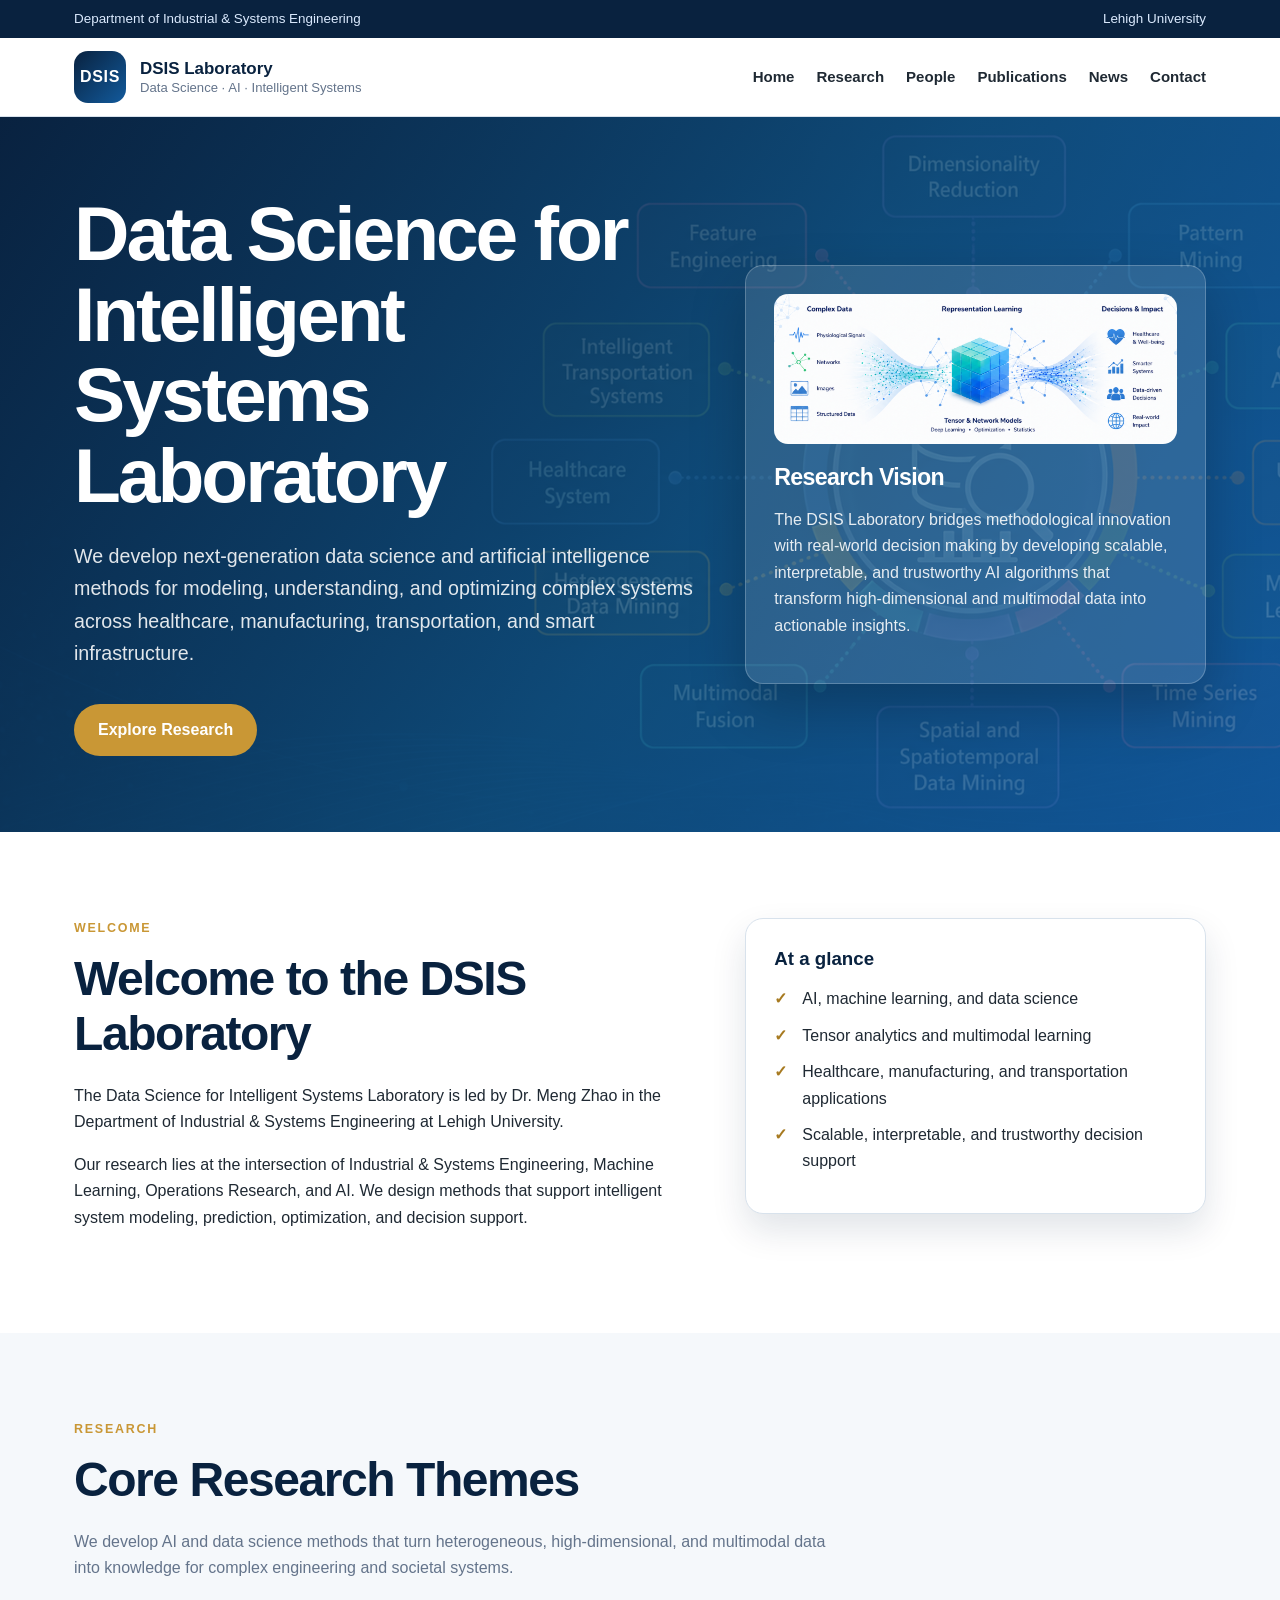
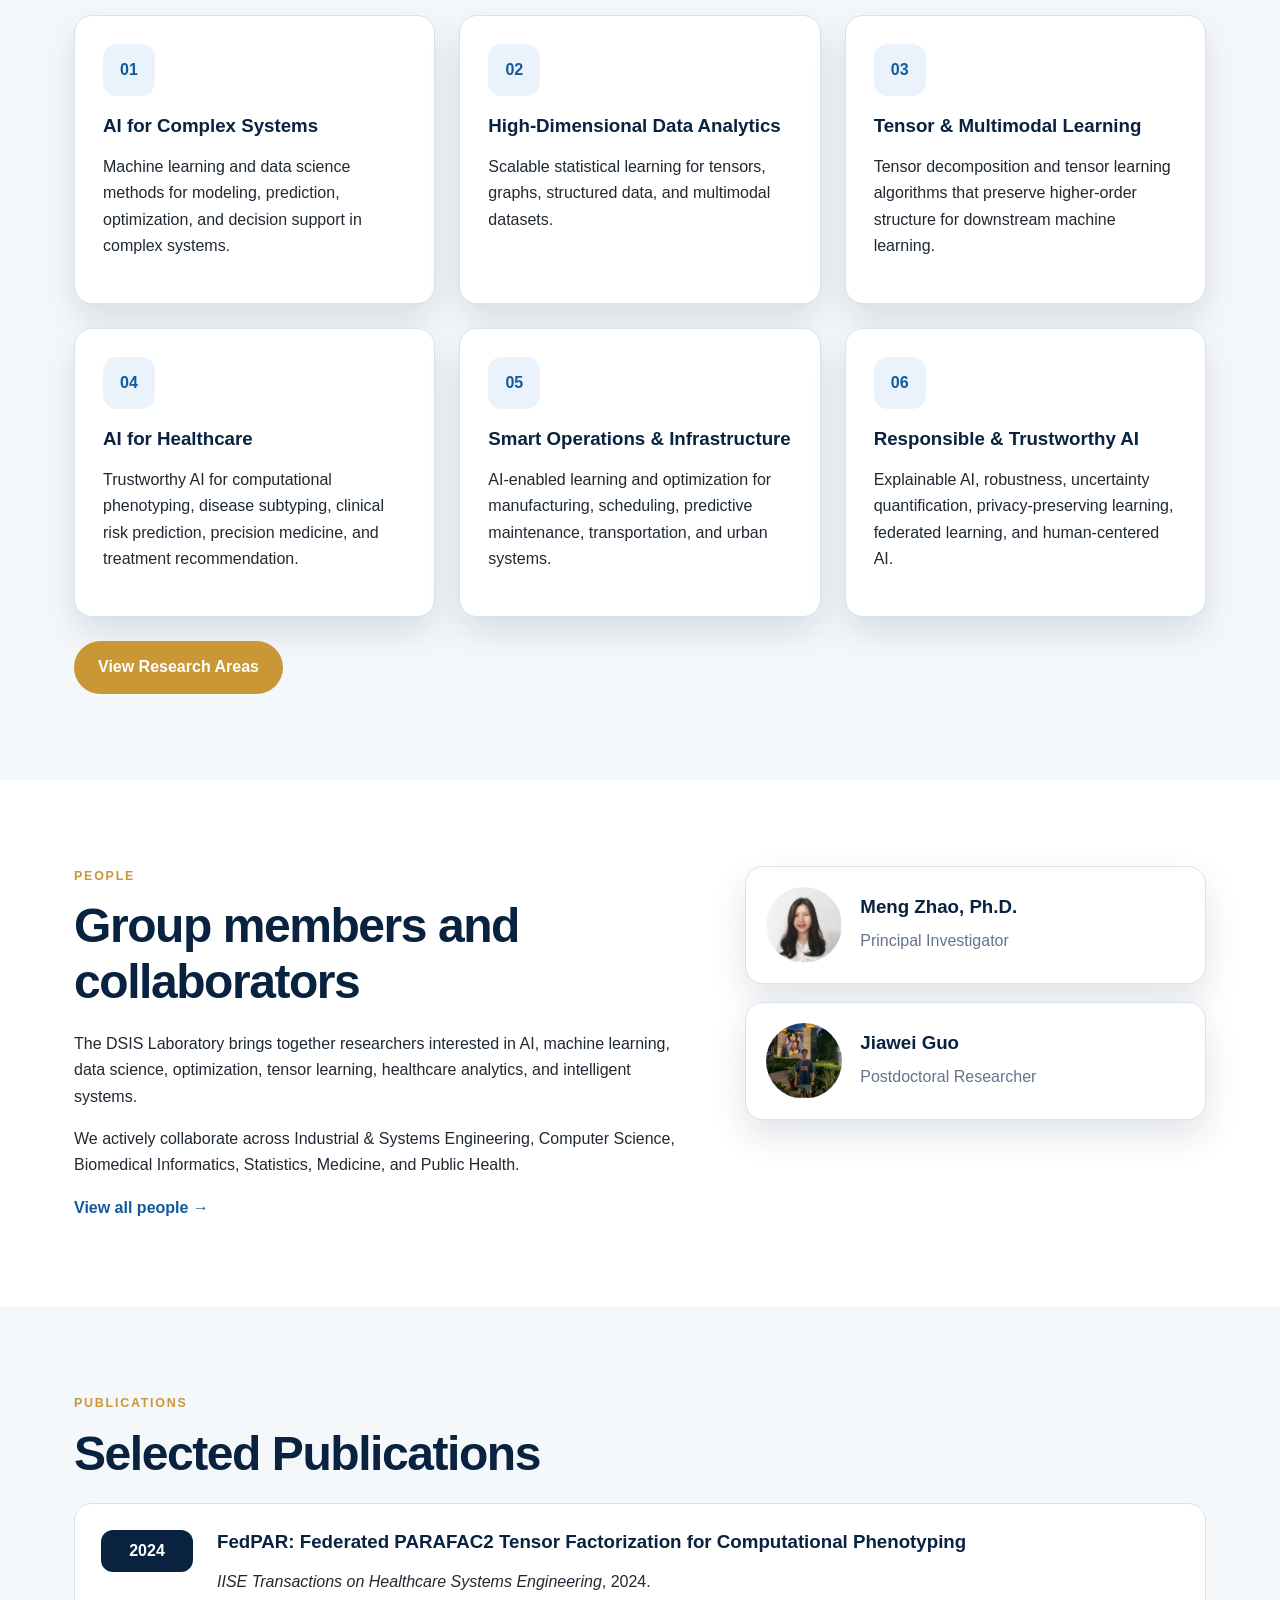
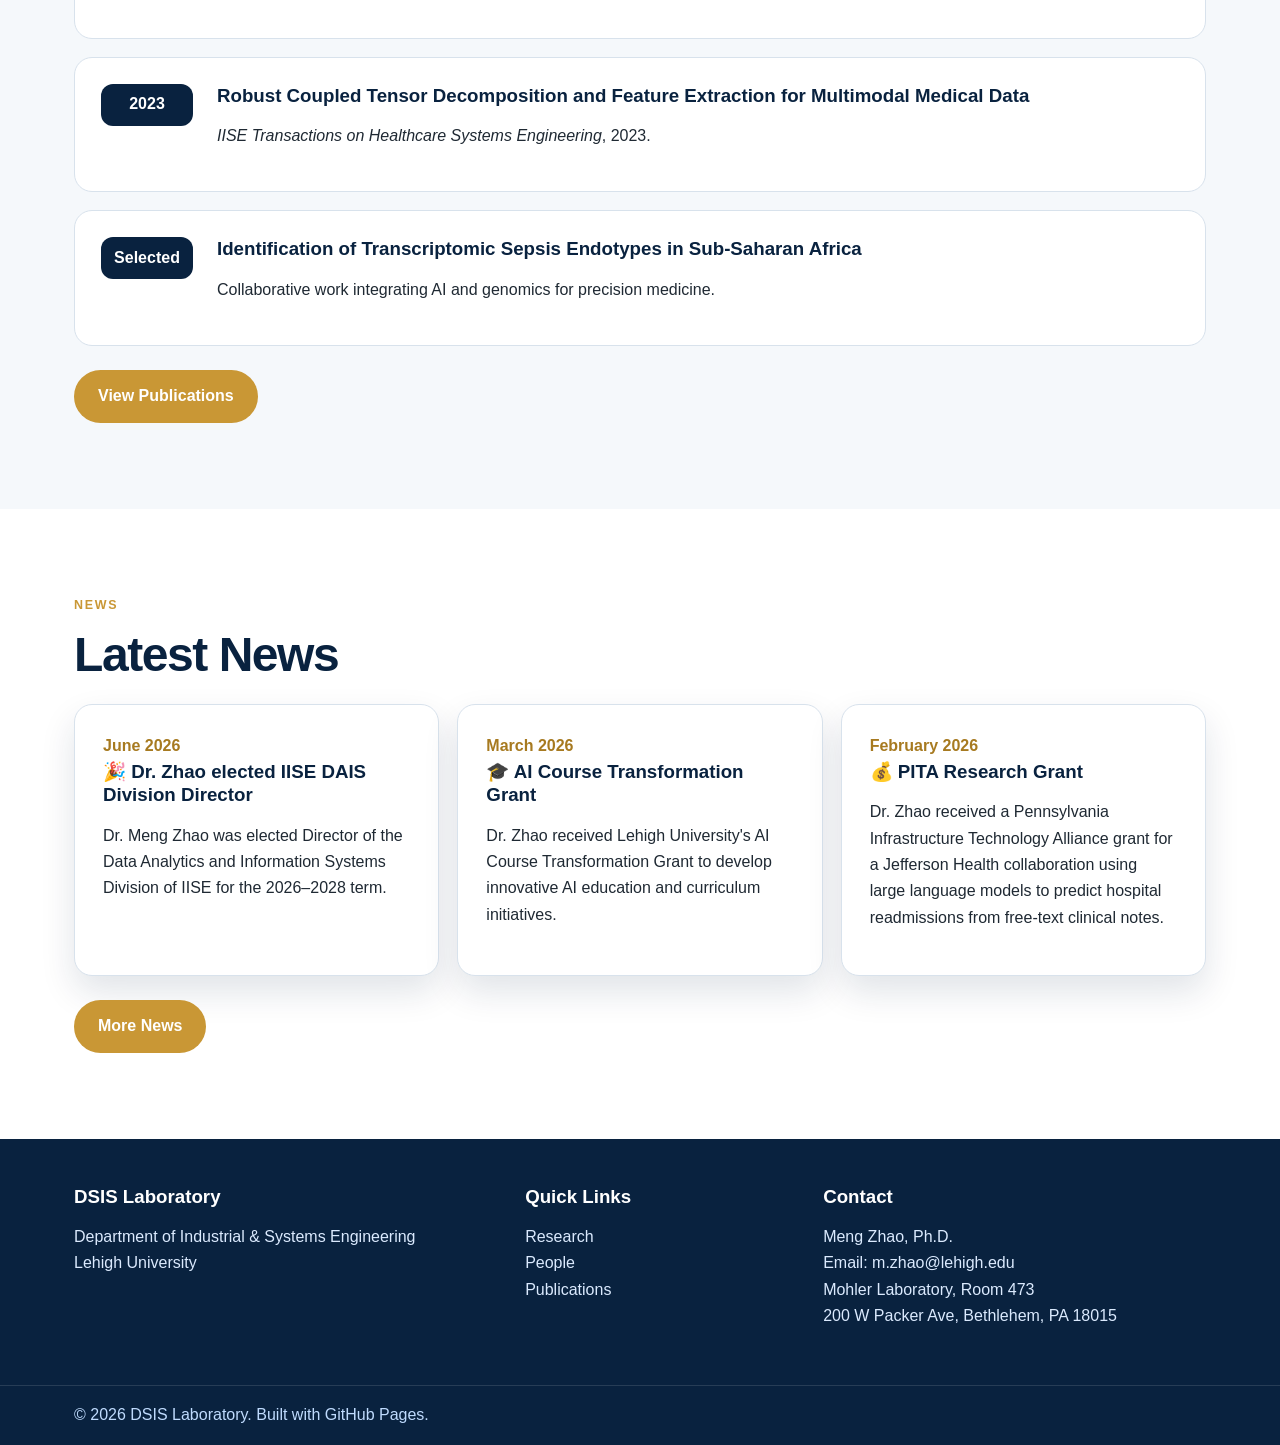
<file: index.html>
<!DOCTYPE html>
<html lang="en">
<head>
  <meta charset="UTF-8">
  <meta name="viewport" content="width=device-width, initial-scale=1.0">
  <title>DSIS Laboratory | Home</title>
  <meta name="description" content="Data Science for Intelligent Systems Laboratory at Lehigh University, led by Dr. Meng Zhao.">
  <link rel="stylesheet" href="assets/css/style.css">
</head>
<body>
<header class="site-header">
  <div class="top-strip">
    <div class="container top-strip-inner">
      <span>Department of Industrial &amp; Systems Engineering</span>
      <span>Lehigh University</span>
    </div>
  </div>

  <nav class="navbar container">
    <a class="brand" href="index.html" aria-label="DSIS Laboratory Home">
      <span class="brand-logo">DSIS</span>
      <span class="brand-text">
        <strong>DSIS Laboratory</strong>
        <small>Data Science · AI · Intelligent Systems</small>
      </span>
    </a>

    <button class="menu-toggle" aria-label="Open navigation menu" aria-expanded="false">
      <span></span>
      <span></span>
      <span></span>
    </button>

    <ul class="nav-links">
      <li><a href="index.html">Home</a></li>
      <li><a href="research.html">Research</a></li>
      <li><a href="people.html">People</a></li>
      <li><a href="publications.html">Publications</a></li>
      <li><a href="news.html">News</a></li>
      <li><a href="contact.html">Contact</a></li>
    </ul>
  </nav>
</header>
<main>

<section class="hero">
  <div class="container hero-grid">
    <div class="hero-text">
      <h1>Data Science for Intelligent Systems Laboratory</h1>
      <p class="hero-subtitle">
        We develop next-generation data science and artificial intelligence methods for
        modeling, understanding, and optimizing complex systems across healthcare,
        manufacturing, transportation, and smart infrastructure.
      </p>
      <div class="hero-buttons">
        <a class="button primary" href="research.html">Explore Research</a>
      </div>
    </div>

    <div class="hero-card">
      <img src="assets/img/research-vision.png" alt="DSIS Laboratory research vision illustration">
      <h2>Research Vision</h2>
      <p>
        The DSIS Laboratory bridges methodological innovation with real-world decision making
        by developing scalable, interpretable, and trustworthy AI algorithms that transform
        high-dimensional and multimodal data into actionable insights.
      </p>
    </div>
  </div>
</section>

<section class="section">
  <div class="container two-column">
    <div>
      <p class="section-label">Welcome</p>
      <h2>Welcome to the DSIS Laboratory</h2>
      <p>
        The Data Science for Intelligent Systems Laboratory is led by Dr. Meng Zhao in the
        Department of Industrial &amp; Systems Engineering at Lehigh University.
      </p>
      <p>
        Our research lies at the intersection of Industrial &amp; Systems Engineering,
        Machine Learning, Operations Research, and AI. We design methods that support
        intelligent system modeling, prediction, optimization, and decision support.
      </p>
    </div>
    <aside class="notice-card">
      <h3>At a glance</h3>
      <ul class="tick-list">
        <li>AI, machine learning, and data science</li>
        <li>Tensor analytics and multimodal learning</li>
        <li>Healthcare, manufacturing, and transportation applications</li>
        <li>Scalable, interpretable, and trustworthy decision support</li>
      </ul>
    </aside>
  </div>
</section>

<section class="section section-soft">
  <div class="container">
    <p class="section-label">Research</p>
    <h2>Core Research Themes</h2>
    <p class="section-intro">
      We develop AI and data science methods that turn heterogeneous, high-dimensional,
      and multimodal data into knowledge for complex engineering and societal systems.
    </p>

    <div class="card-grid three">
      <article class="theme-card">
        <span class="theme-number">01</span>
        <h3>AI for Complex Systems</h3>
        <p>Machine learning and data science methods for modeling, prediction, optimization, and decision support in complex systems.</p>
      </article>
      <article class="theme-card">
        <span class="theme-number">02</span>
        <h3>High-Dimensional Data Analytics</h3>
        <p>Scalable statistical learning for tensors, graphs, structured data, and multimodal datasets.</p>
      </article>
      <article class="theme-card">
        <span class="theme-number">03</span>
        <h3>Tensor &amp; Multimodal Learning</h3>
        <p>Tensor decomposition and tensor learning algorithms that preserve higher-order structure for downstream machine learning.</p>
      </article>
      <article class="theme-card">
        <span class="theme-number">04</span>
        <h3>AI for Healthcare</h3>
        <p>Trustworthy AI for computational phenotyping, disease subtyping, clinical risk prediction, precision medicine, and treatment recommendation.</p>
      </article>
      <article class="theme-card">
        <span class="theme-number">05</span>
        <h3>Smart Operations &amp; Infrastructure</h3>
        <p>AI-enabled learning and optimization for manufacturing, scheduling, predictive maintenance, transportation, and urban systems.</p>
      </article>
      <article class="theme-card">
        <span class="theme-number">06</span>
        <h3>Responsible &amp; Trustworthy AI</h3>
        <p>Explainable AI, robustness, uncertainty quantification, privacy-preserving learning, federated learning, and human-centered AI.</p>
      </article>
    </div>

    <a class="button primary small" href="research.html">View Research Areas</a>
  </div>
</section>

<section class="section">
  <div class="container two-column home-people-layout">
    <div>
      <p class="section-label">People</p>
      <h2>Group members and collaborators</h2>
      <p>
        The DSIS Laboratory brings together researchers interested in AI, machine learning,
        data science, optimization, tensor learning, healthcare analytics, and intelligent systems.
      </p>
      <p>
        We actively collaborate across Industrial &amp; Systems Engineering, Computer Science,
        Biomedical Informatics, Statistics, Medicine, and Public Health.
      </p>
      <a class="text-link" href="people.html">View all people →</a>
    </div>

    <div class="mini-people">
      <div class="mini-person">
        <img src="assets/img/meng-zhao.jpg" alt="Meng Zhao">
        <div>
          <h3>Meng Zhao, Ph.D.</h3>
          <p>Principal Investigator</p>
        </div>
      </div>

      <div class="mini-person">
        <img src="assets/img/jiawei-guo.jpg" alt="Jiawei Guo">
        <div>
          <h3>Jiawei Guo</h3>
          <p>Postdoctoral Researcher</p>
        </div>
      </div>
    </div>
  </div>
</section>

<section class="section section-soft">
  <div class="container">
    <p class="section-label">Publications</p>
    <h2>Selected Publications</h2>

    <div class="publication-list">
      <article class="publication">
        <span class="pub-year">2024</span>
        <div>
          <h3>FedPAR: Federated PARAFAC2 Tensor Factorization for Computational Phenotyping</h3>
          <p><em>IISE Transactions on Healthcare Systems Engineering</em>, 2024.</p>
        </div>
      </article>

      <article class="publication">
        <span class="pub-year">2023</span>
        <div>
          <h3>Robust Coupled Tensor Decomposition and Feature Extraction for Multimodal Medical Data</h3>
          <p><em>IISE Transactions on Healthcare Systems Engineering</em>, 2023.</p>
        </div>
      </article>

      <article class="publication">
        <span class="pub-year">Selected</span>
        <div>
          <h3>Identification of Transcriptomic Sepsis Endotypes in Sub-Saharan Africa</h3>
          <p>Collaborative work integrating AI and genomics for precision medicine.</p>
        </div>
      </article>
    </div>

    <a class="button primary small" href="publications.html">View Publications</a>
  </div>
</section>

<section class="section">
  <div class="container">
    <p class="section-label">News</p>
    <h2>Latest News</h2>

    <div class="news-list compact">
      <article>
        <span>June 2026</span>
        <h3>🎉 Dr. Zhao elected IISE DAIS Division Director</h3>
        <p>Dr. Meng Zhao was elected Director of the Data Analytics and Information Systems Division of IISE for the 2026–2028 term.</p>
      </article>
      <article>
        <span>March 2026</span>
        <h3>🎓 AI Course Transformation Grant</h3>
        <p>Dr. Zhao received Lehigh University's AI Course Transformation Grant to develop innovative AI education and curriculum initiatives.</p>
      </article>
      <article>
        <span>February 2026</span>
        <h3>💰 PITA Research Grant</h3>
        <p>Dr. Zhao received a Pennsylvania Infrastructure Technology Alliance grant for a Jefferson Health collaboration using large language models to predict hospital readmissions from free-text clinical notes.</p>
      </article>
    </div>

    <a class="button primary small" href="news.html">More News</a>
  </div>
</section>

</main>
<footer class="site-footer">
  <div class="container footer-grid">
    <div>
      <h3>DSIS Laboratory</h3>
      <p>Department of Industrial &amp; Systems Engineering<br>Lehigh University</p>
    </div>
    <div>
      <h3>Quick Links</h3>
      <p>
        <a href="research.html">Research</a><br>
        <a href="people.html">People</a><br>
        <a href="publications.html">Publications</a>
      </p>
    </div>
    <div>
      <h3>Contact</h3>
      <p>
        Meng Zhao, Ph.D.<br>
        Email: <a href="mailto:m.zhao@lehigh.edu">m.zhao@lehigh.edu</a><br>
        Mohler Laboratory, Room 473<br>
        200 W Packer Ave, Bethlehem, PA 18015
      </p>
    </div>
  </div>
  <div class="footer-bottom">
    <div class="container">
      © <span id="year"></span> DSIS Laboratory. Built with GitHub Pages.
    </div>
  </div>
</footer>

<button class="back-to-top" aria-label="Back to top">↑</button>
<script src="assets/js/main.js"></script>
</body>
</html>
</file>
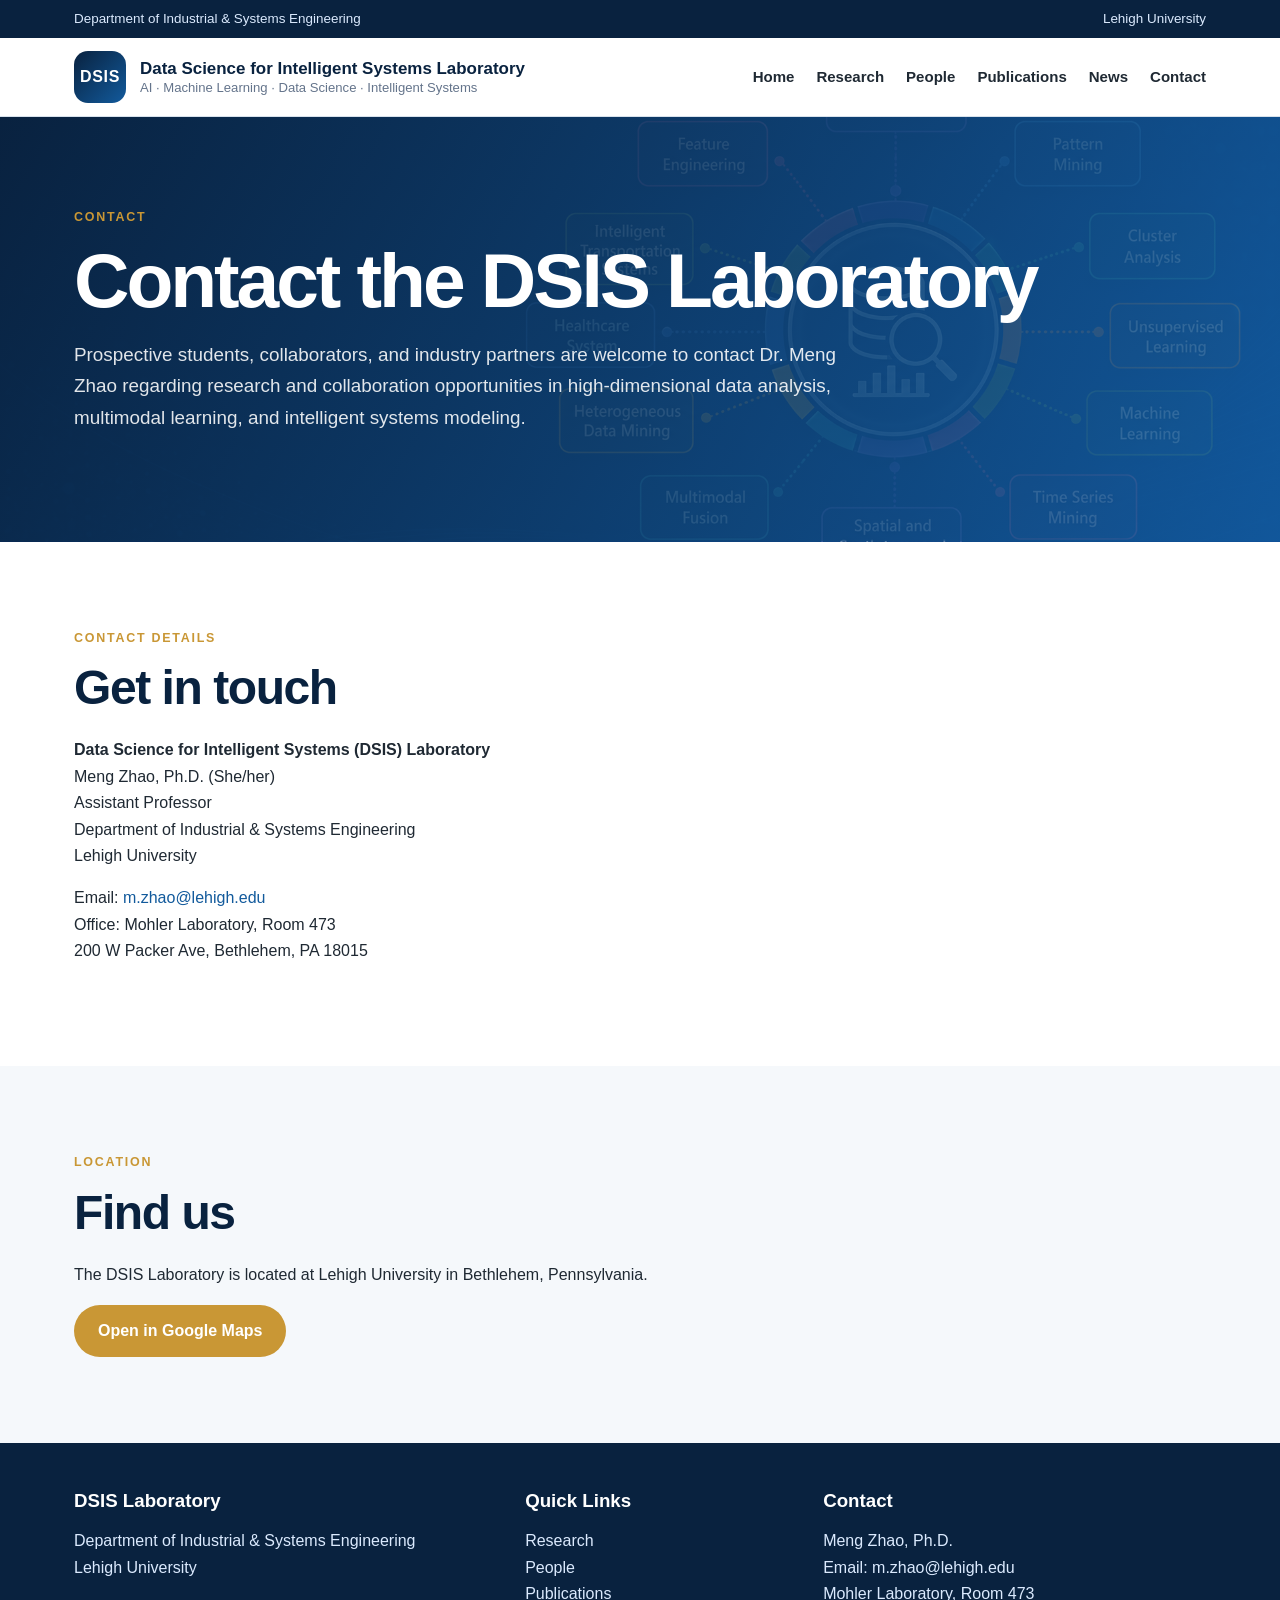
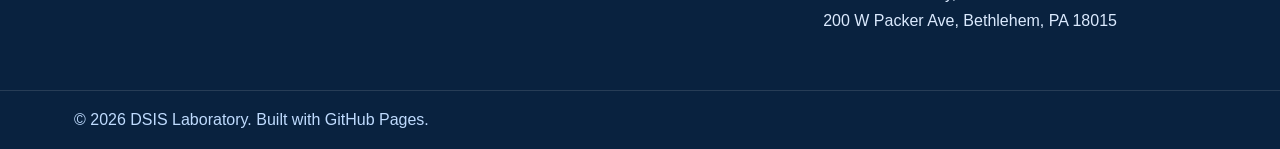
<file: contact.html>
<!DOCTYPE html>
<html lang="en">
<head>
  <meta charset="UTF-8">
  <meta name="viewport" content="width=device-width, initial-scale=1.0">
  <title>Contact | DSIS Laboratory</title>
  <meta name="description" content="Contact information for the Data Science for Intelligent Systems Laboratory at Lehigh University.">
  <link rel="stylesheet" href="assets/css/style.css">
</head>
<body>
<header class="site-header">
  <div class="top-strip">
    <div class="container top-strip-inner">
      <span>Department of Industrial &amp; Systems Engineering</span>
      <span>Lehigh University</span>
    </div>
  </div>

  <nav class="navbar container">
    <a class="brand" href="index.html" aria-label="DSIS Laboratory Home">
      <span class="brand-logo">DSIS</span>
      <span class="brand-text">
        <strong>Data Science for Intelligent Systems Laboratory</strong>
        <small>AI · Machine Learning · Data Science · Intelligent Systems</small>
      </span>
    </a>

    <button class="menu-toggle" aria-label="Open navigation menu" aria-expanded="false">
      <span></span>
      <span></span>
      <span></span>
    </button>

    <ul class="nav-links">
      <li><a href="index.html">Home</a></li>
      <li><a href="research.html">Research</a></li>
      <li><a href="people.html">People</a></li>
      <li><a href="publications.html">Publications</a></li>
      <li><a href="news.html">News</a></li>
      <li><a href="contact.html">Contact</a></li>
    </ul>
  </nav>
</header>
<main>

<section class="page-hero">
  <div class="container">
    <p class="eyebrow">Contact</p>
    <h1>Contact the DSIS Laboratory</h1>
    <p>
      Prospective students, collaborators, and industry partners are welcome to contact
      Dr. Meng Zhao regarding research and collaboration opportunities in high-dimensional data analysis,
      multimodal learning, and intelligent systems modeling.
    </p>
  </div>
</section>

<section class="section">
  <div class="container">
    <div>
      <p class="section-label">Contact Details</p>
      <h2>Get in touch</h2>
      <p>
        <strong>Data Science for Intelligent Systems (DSIS) Laboratory</strong><br>
        Meng Zhao, Ph.D. <span class="text-muted">(She/her)</span><br>
        Assistant Professor<br>
        Department of Industrial &amp; Systems Engineering<br>
        Lehigh University
      </p>

      <p>
        Email: <a href="mailto:m.zhao@lehigh.edu">m.zhao@lehigh.edu</a><br>
        Office: Mohler Laboratory, Room 473<br>
        200 W Packer Ave, Bethlehem, PA 18015
      </p>

    </div>


  </div>
</section>

<section class="section section-soft">
  <div class="container">
    <div>
      <p class="section-label">Location</p>
      <h2>Find us</h2>
      <p>
      </p>
      <p>
        The DSIS Laboratory is located at Lehigh University in Bethlehem, Pennsylvania.
      </p>
      <a class="button primary" href="https://www.google.com/maps/search/?api=1&query=Mohler%20Laboratory%2C%20200%20W%20Packer%20Ave%2C%20Bethlehem%2C%20PA%2018015" target="_blank" rel="noopener">Open in Google Maps</a>
    </div>
  </div>
</section>

</main>
<footer class="site-footer">
  <div class="container footer-grid">
    <div>
      <h3>DSIS Laboratory</h3>
      <p>Department of Industrial &amp; Systems Engineering<br>Lehigh University</p>
    </div>
    <div>
      <h3>Quick Links</h3>
      <p>
        <a href="research.html">Research</a><br>
        <a href="people.html">People</a><br>
        <a href="publications.html">Publications</a>
      </p>
    </div>
    <div>
      <h3>Contact</h3>
      <p>
        Meng Zhao, Ph.D.<br>
        Email: <a href="mailto:m.zhao@lehigh.edu">m.zhao@lehigh.edu</a><br>
        Mohler Laboratory, Room 473<br>
        200 W Packer Ave, Bethlehem, PA 18015
      </p>
    </div>
  </div>
  <div class="footer-bottom">
    <div class="container">
      © <span id="year"></span> DSIS Laboratory. Built with GitHub Pages.
    </div>
  </div>
</footer>

<button class="back-to-top" aria-label="Back to top">↑</button>
<script src="assets/js/main.js"></script>
</body>
</html>
</file>
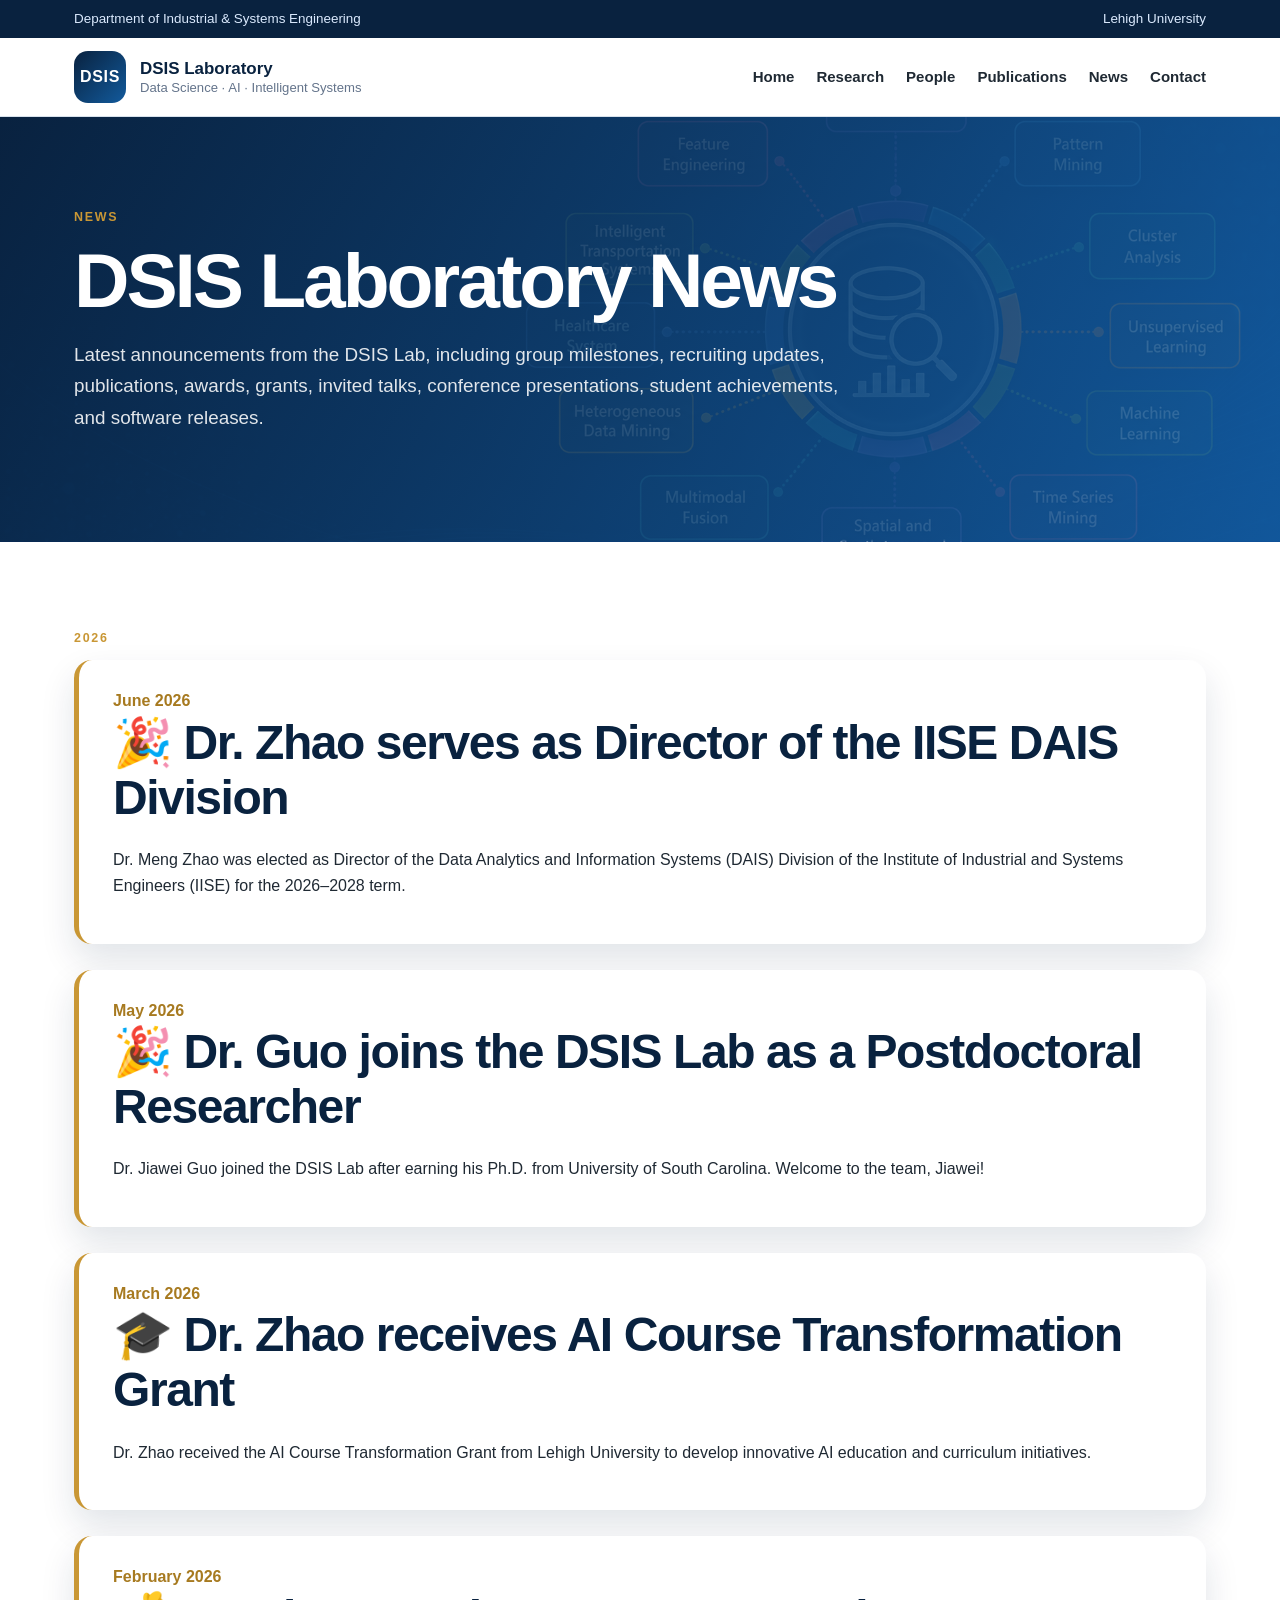
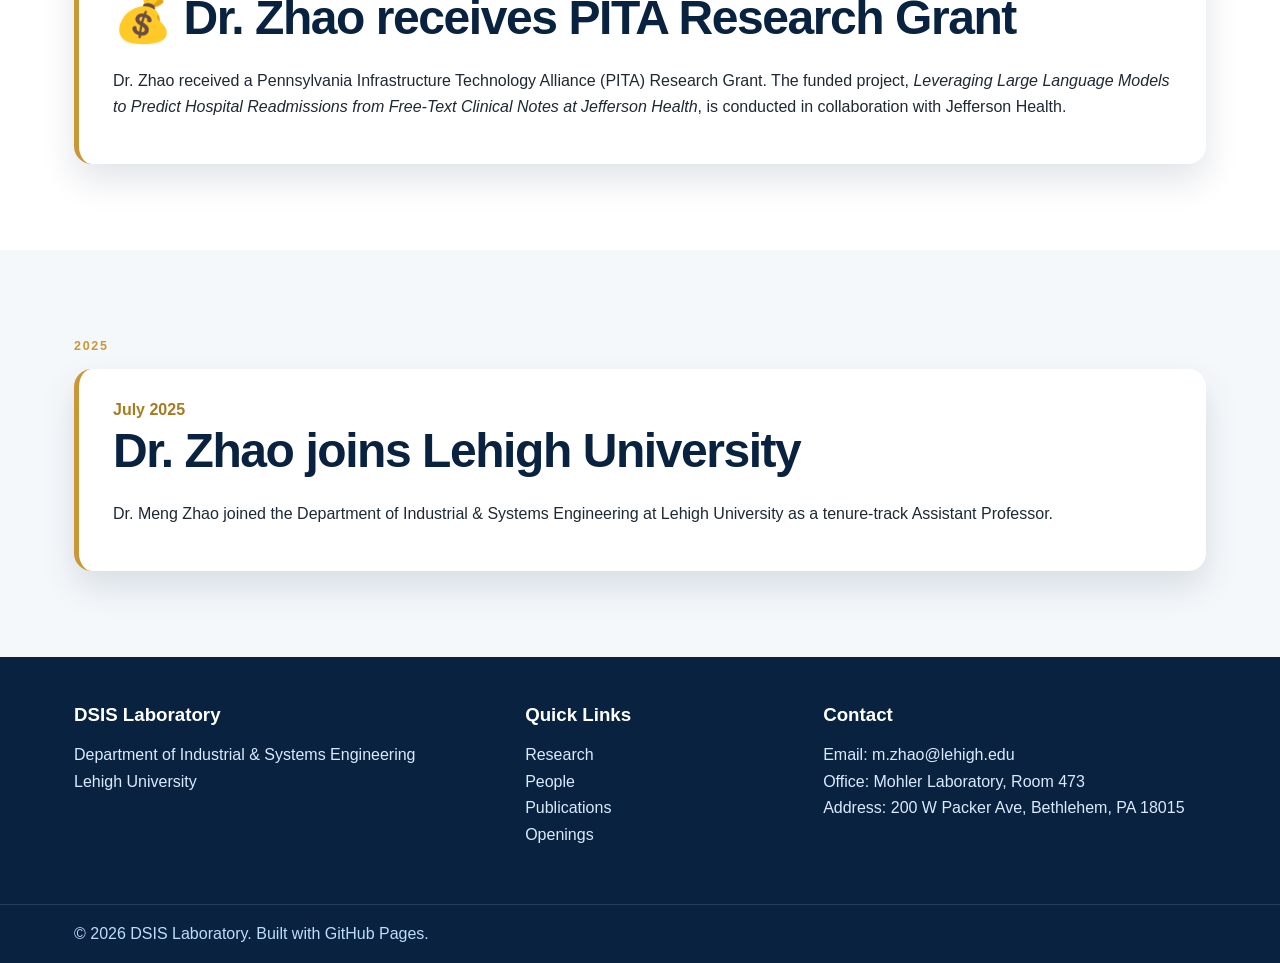
<file: news.html>
<!DOCTYPE html>
<html lang="en">
<head>
  <meta charset="UTF-8">
  <meta name="viewport" content="width=device-width, initial-scale=1.0">
  <title>News | DSIS Laboratory</title>
  <meta name="description" content="News and announcements from the Data Science for Intelligent Systems Laboratory at Lehigh University.">
  <link rel="stylesheet" href="assets/css/style.css">
</head>
<body>
<header class="site-header">
  <div class="top-strip">
    <div class="container top-strip-inner">
      <span>Department of Industrial &amp; Systems Engineering</span>
      <span>Lehigh University</span>
    </div>
  </div>

  <nav class="navbar container">
    <a class="brand" href="index.html" aria-label="DSIS Laboratory Home">
      <span class="brand-logo">DSIS</span>
      <span class="brand-text">
        <strong>DSIS Laboratory</strong>
        <small>Data Science · AI · Intelligent Systems</small>
      </span>
    </a>

    <button class="menu-toggle" aria-label="Open navigation menu" aria-expanded="false">
      <span></span>
      <span></span>
      <span></span>
    </button>

    <ul class="nav-links">
      <li><a href="index.html">Home</a></li>
      <li><a href="research.html">Research</a></li>
      <li><a href="people.html">People</a></li>
      <li><a href="publications.html">Publications</a></li>
      <li><a href="news.html">News</a></li>
      <li><a href="contact.html">Contact</a></li>
    </ul>
  </nav>
</header>
<main>

<section class="page-hero">
  <div class="container">
    <p class="eyebrow">News</p>
    <h1>DSIS Laboratory News</h1>
    <p>Latest announcements from the DSIS Lab, including group milestones, recruiting updates, publications, awards, grants, invited talks, conference presentations, student achievements, and software releases.</p>
  </div>
</section>

<section class="section">
  <div class="container">
    <p class="section-label">2026</p>
    <div class="timeline">
      <article>
        <span class="timeline-date">June 2026</span>
        <h2>🎉 Dr. Zhao serves as Director of the IISE DAIS Division</h2>
        <p>Dr. Meng Zhao was elected as Director of the Data Analytics and Information Systems (DAIS) Division of the Institute of Industrial and Systems Engineers (IISE) for the 2026–2028 term.</p>
      </article>

      <article>
        <span class="timeline-date">May 2026</span>
        <h2>🎉 Dr. Guo joins the DSIS Lab as a Postdoctoral Researcher</h2>
        <p>Dr. Jiawei Guo joined the DSIS Lab after earning his Ph.D. from University of South Carolina. Welcome to the team, Jiawei!</p>
      </article>
      
      <article>
        <span class="timeline-date">March 2026</span>
        <h2>🎓 Dr. Zhao receives AI Course Transformation Grant</h2>
        <p>Dr. Zhao received the AI Course Transformation Grant from Lehigh University to develop innovative AI education and curriculum initiatives.</p>
      </article>

      <article>
        <span class="timeline-date">February 2026</span>
        <h2>💰 Dr. Zhao receives PITA Research Grant</h2>
        <p>Dr. Zhao received a Pennsylvania Infrastructure Technology Alliance (PITA) Research Grant. The funded project, <em>Leveraging Large Language Models to Predict Hospital Readmissions from Free-Text Clinical Notes at Jefferson Health</em>, is conducted in collaboration with Jefferson Health.</p>
      </article>
    </div>
  </div>
</section>

<section class="section section-soft">
  <div class="container">
    <p class="section-label">2025</p>
    <div class="timeline">
      <article>
        <span class="timeline-date">July 2025</span>
        <h2>Dr. Zhao joins Lehigh University</h2>
        <p>Dr. Meng Zhao joined the Department of Industrial &amp; Systems Engineering at Lehigh University as a tenure-track Assistant Professor.</p>
      </article>
    </div>
  </div>
</section>

</main>
<footer class="site-footer">
  <div class="container footer-grid">
    <div>
      <h3>DSIS Laboratory</h3>
      <p>Department of Industrial &amp; Systems Engineering<br>Lehigh University</p>
    </div>
    <div>
      <h3>Quick Links</h3>
      <p>
        <a href="research.html">Research</a><br>
        <a href="people.html">People</a><br>
        <a href="publications.html">Publications</a><br>
        <a href="openings.html">Openings</a>
      </p>
    </div>
    <div>
      <h3>Contact</h3>
      <p>
        Email: <a href="mailto:m.zhao@lehigh.edu">m.zhao@lehigh.edu</a><br>
        Office: Mohler Laboratory, Room 473<br>
        Address: 200 W Packer Ave, Bethlehem, PA 18015
      </p>
    </div>
  </div>
  <div class="footer-bottom">
    <div class="container">
      © <span id="year"></span> DSIS Laboratory. Built with GitHub Pages.
    </div>
  </div>
</footer>

<button class="back-to-top" aria-label="Back to top">↑</button>
<script src="assets/js/main.js"></script>
</body>
</html>
</file>
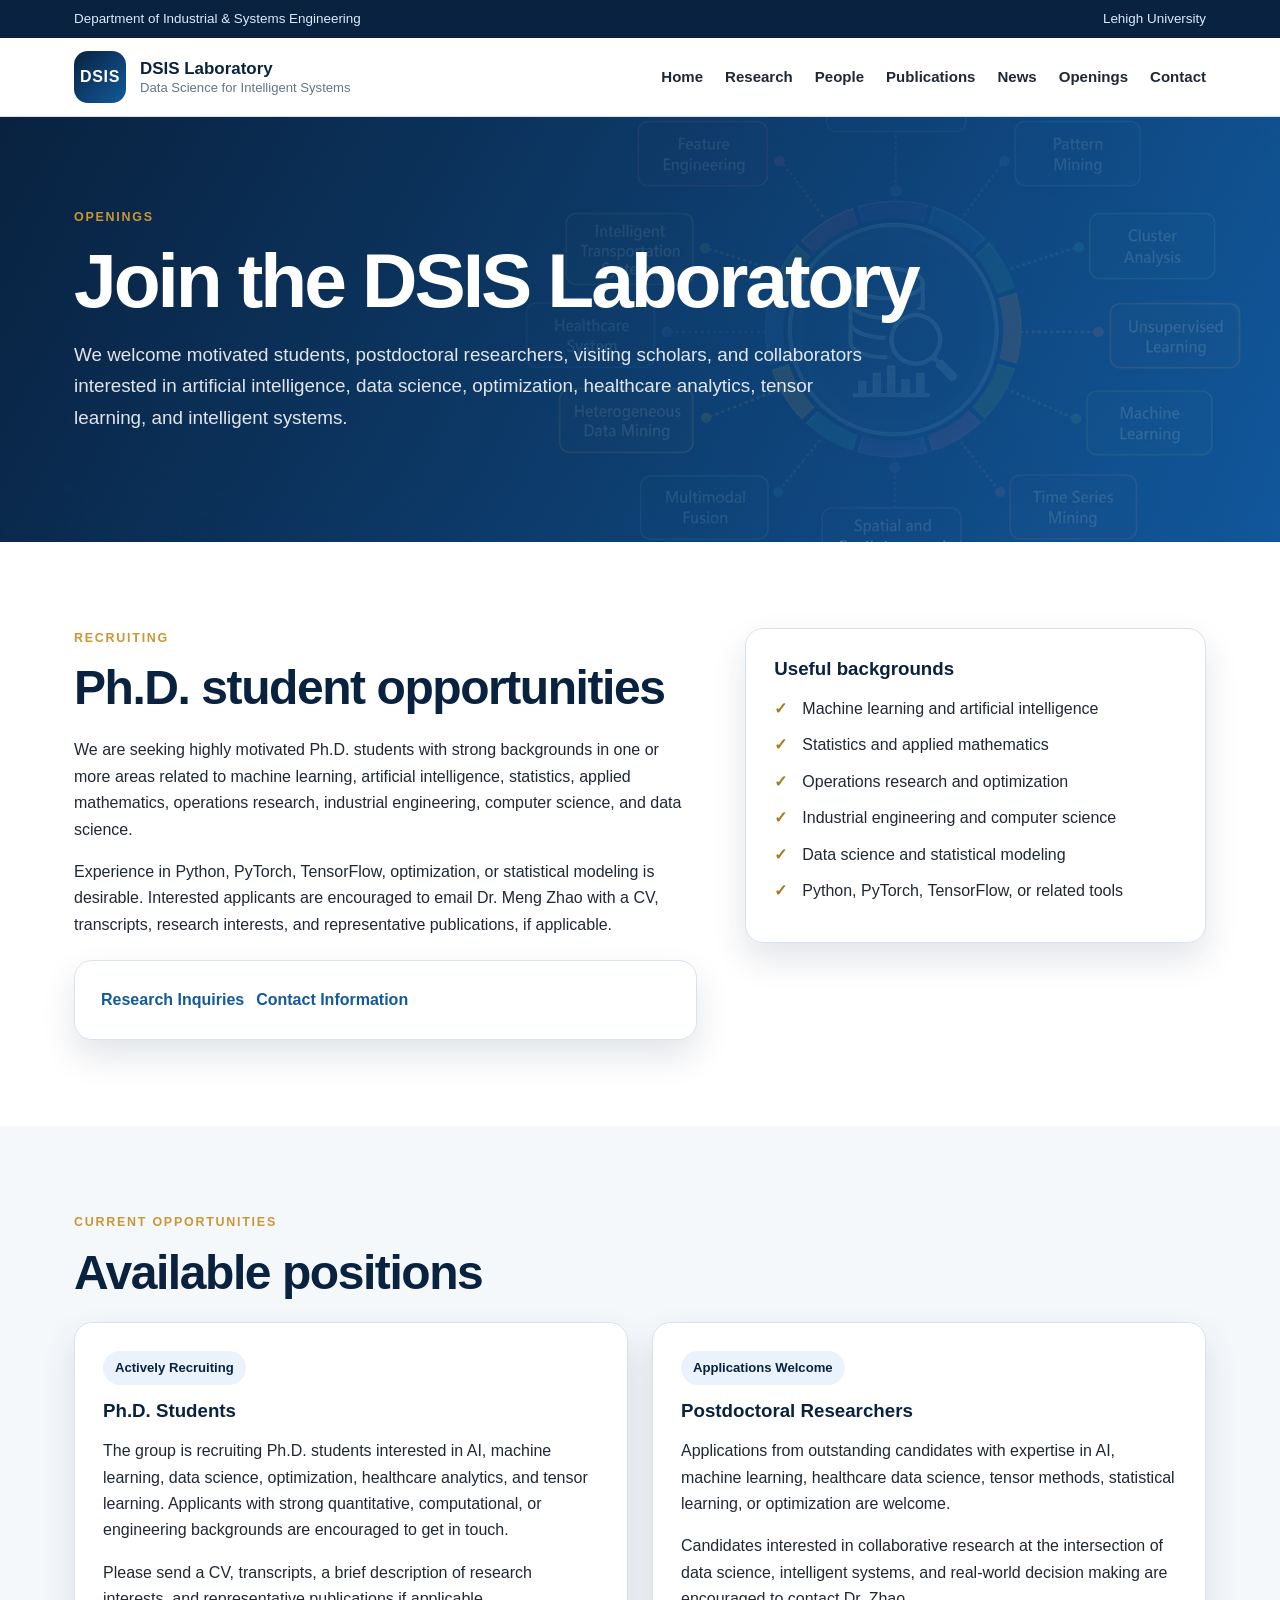
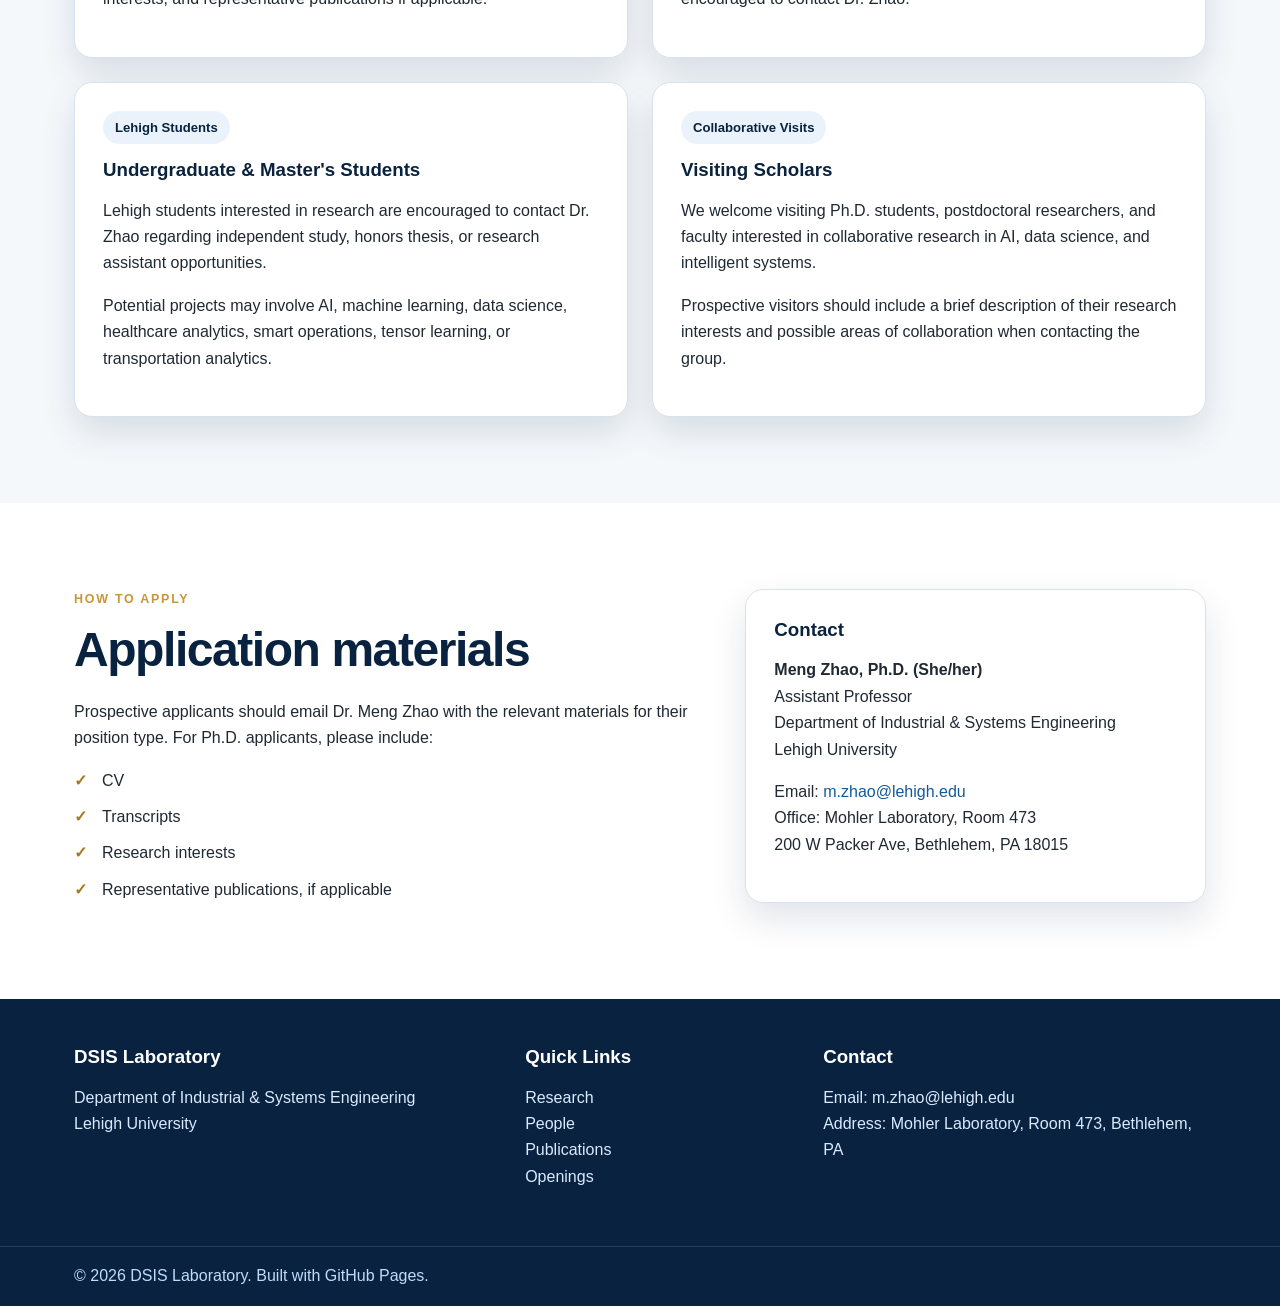
<file: openings.html>
<!DOCTYPE html>
<html lang="en">
<head>
  <meta charset="UTF-8">
  <meta name="viewport" content="width=device-width, initial-scale=1.0">
  <title>Openings | DSIS Laboratory</title>
  <meta name="description" content="Openings and research opportunities in the Data Science for Intelligent Systems Laboratory at Lehigh University.">
  <link rel="stylesheet" href="assets/css/style.css">
</head>
<body>
<header class="site-header">
  <div class="top-strip">
    <div class="container top-strip-inner">
      <span>Department of Industrial &amp; Systems Engineering</span>
      <span>Lehigh University</span>
    </div>
  </div>

  <nav class="navbar container">
    <a class="brand" href="index.html" aria-label="DSIS Laboratory Home">
      <span class="brand-logo">DSIS</span>
      <span class="brand-text">
        <strong>DSIS Laboratory</strong>
        <small>Data Science for Intelligent Systems</small>
      </span>
    </a>

    <button class="menu-toggle" aria-label="Open navigation menu" aria-expanded="false">
      <span></span>
      <span></span>
      <span></span>
    </button>

    <ul class="nav-links">
      <li><a href="index.html">Home</a></li>
      <li><a href="research.html">Research</a></li>
      <li><a href="people.html">People</a></li>
      <li><a href="publications.html">Publications</a></li>
      <li><a href="news.html">News</a></li>
      <li><a href="openings.html">Openings</a></li>
      <li><a href="contact.html">Contact</a></li>
    </ul>
  </nav>
</header>
<main>

<section class="page-hero">
  <div class="container">
    <p class="eyebrow">Openings</p>
    <h1>Join the DSIS Laboratory</h1>
    <p>
      We welcome motivated students, postdoctoral researchers, visiting scholars, and collaborators interested in
      artificial intelligence, data science, optimization, healthcare analytics, tensor learning, and intelligent systems.
    </p>
  </div>
</section>

<section class="section">
  <div class="container two-column">
    <div>
      <p class="section-label">Recruiting</p>
      <h2>Ph.D. student opportunities</h2>
      <p>
        We are seeking highly motivated Ph.D. students with strong backgrounds in one or more areas related to
        machine learning, artificial intelligence, statistics, applied mathematics, operations research, industrial
        engineering, computer science, and data science.
      </p>
      <p>
        Experience in Python, PyTorch, TensorFlow, optimization, or statistical modeling is desirable. Interested
        applicants are encouraged to email Dr. Meng Zhao with a CV, transcripts, research interests, and representative
        publications, if applicable.
      </p>
      <div class="link-card horizontal">
        <a href="mailto:m.zhao@lehigh.edu?subject=Prospective%20Ph.D.%20Student%20Inquiry">Research Inquiries</a>
        <a href="contact.html">Contact Information</a>
      </div>
    </div>

    <aside class="notice-card">
      <h3>Useful backgrounds</h3>
      <ul class="tick-list">
        <li>Machine learning and artificial intelligence</li>
        <li>Statistics and applied mathematics</li>
        <li>Operations research and optimization</li>
        <li>Industrial engineering and computer science</li>
        <li>Data science and statistical modeling</li>
        <li>Python, PyTorch, TensorFlow, or related tools</li>
      </ul>
    </aside>
  </div>
</section>

<section class="section section-soft">
  <div class="container">
    <p class="section-label">Current Opportunities</p>
    <h2>Available positions</h2>

    <div class="card-grid two">
      <article class="opening-card">
        <span class="project-status">Actively Recruiting</span>
        <h3>Ph.D. Students</h3>
        <p>
          The group is recruiting Ph.D. students interested in AI, machine learning, data science, optimization,
          healthcare analytics, and tensor learning. Applicants with strong quantitative, computational, or engineering
          backgrounds are encouraged to get in touch.
        </p>
        <p>
          Please send a CV, transcripts, a brief description of research interests, and representative publications
          if applicable.
        </p>
      </article>

      <article class="opening-card">
        <span class="project-status">Applications Welcome</span>
        <h3>Postdoctoral Researchers</h3>
        <p>
          Applications from outstanding candidates with expertise in AI, machine learning, healthcare data science,
          tensor methods, statistical learning, or optimization are welcome.
        </p>
        <p>
          Candidates interested in collaborative research at the intersection of data science, intelligent systems,
          and real-world decision making are encouraged to contact Dr. Zhao.
        </p>
      </article>

      <article class="opening-card">
        <span class="project-status">Lehigh Students</span>
        <h3>Undergraduate &amp; Master&apos;s Students</h3>
        <p>
          Lehigh students interested in research are encouraged to contact Dr. Zhao regarding independent study,
          honors thesis, or research assistant opportunities.
        </p>
        <p>
          Potential projects may involve AI, machine learning, data science, healthcare analytics, smart operations,
          tensor learning, or transportation analytics.
        </p>
      </article>

      <article class="opening-card">
        <span class="project-status">Collaborative Visits</span>
        <h3>Visiting Scholars</h3>
        <p>
          We welcome visiting Ph.D. students, postdoctoral researchers, and faculty interested in collaborative
          research in AI, data science, and intelligent systems.
        </p>
        <p>
          Prospective visitors should include a brief description of their research interests and possible areas of
          collaboration when contacting the group.
        </p>
      </article>
    </div>
  </div>
</section>

<section class="section">
  <div class="container two-column">
    <div>
      <p class="section-label">How to Apply</p>
      <h2>Application materials</h2>
      <p>
        Prospective applicants should email Dr. Meng Zhao with the relevant materials for their position type.
        For Ph.D. applicants, please include:
      </p>
      <ul class="tick-list">
        <li>CV</li>
        <li>Transcripts</li>
        <li>Research interests</li>
        <li>Representative publications, if applicable</li>
      </ul>
    </div>

    <aside class="notice-card">
      <h3>Contact</h3>
      <p>
        <strong>Meng Zhao, Ph.D. (She/her)</strong><br>
        Assistant Professor<br>
        Department of Industrial &amp; Systems Engineering<br>
        Lehigh University
      </p>
      <p>
        Email: <a href="mailto:m.zhao@lehigh.edu">m.zhao@lehigh.edu</a><br>
        Office: Mohler Laboratory, Room 473<br>
        200 W Packer Ave, Bethlehem, PA 18015
      </p>
    </aside>
  </div>
</section>

</main>
<footer class="site-footer">
  <div class="container footer-grid">
    <div>
      <h3>DSIS Laboratory</h3>
      <p>Department of Industrial &amp; Systems Engineering<br>Lehigh University</p>
    </div>
    <div>
      <h3>Quick Links</h3>
      <p>
        <a href="research.html">Research</a><br>
        <a href="people.html">People</a><br>
        <a href="publications.html">Publications</a><br>
        <a href="openings.html">Openings</a>
      </p>
    </div>
    <div>
      <h3>Contact</h3>
      <p>
        Email: <a href="mailto:m.zhao@lehigh.edu">m.zhao@lehigh.edu</a><br>
        Address: Mohler Laboratory, Room 473, Bethlehem, PA
      </p>
    </div>
  </div>
  <div class="footer-bottom">
    <div class="container">
      © <span id="year"></span> DSIS Laboratory. Built with GitHub Pages.
    </div>
  </div>
</footer>

<button class="back-to-top" aria-label="Back to top">↑</button>
<script src="assets/js/main.js"></script>
</body>
</html>
</file>
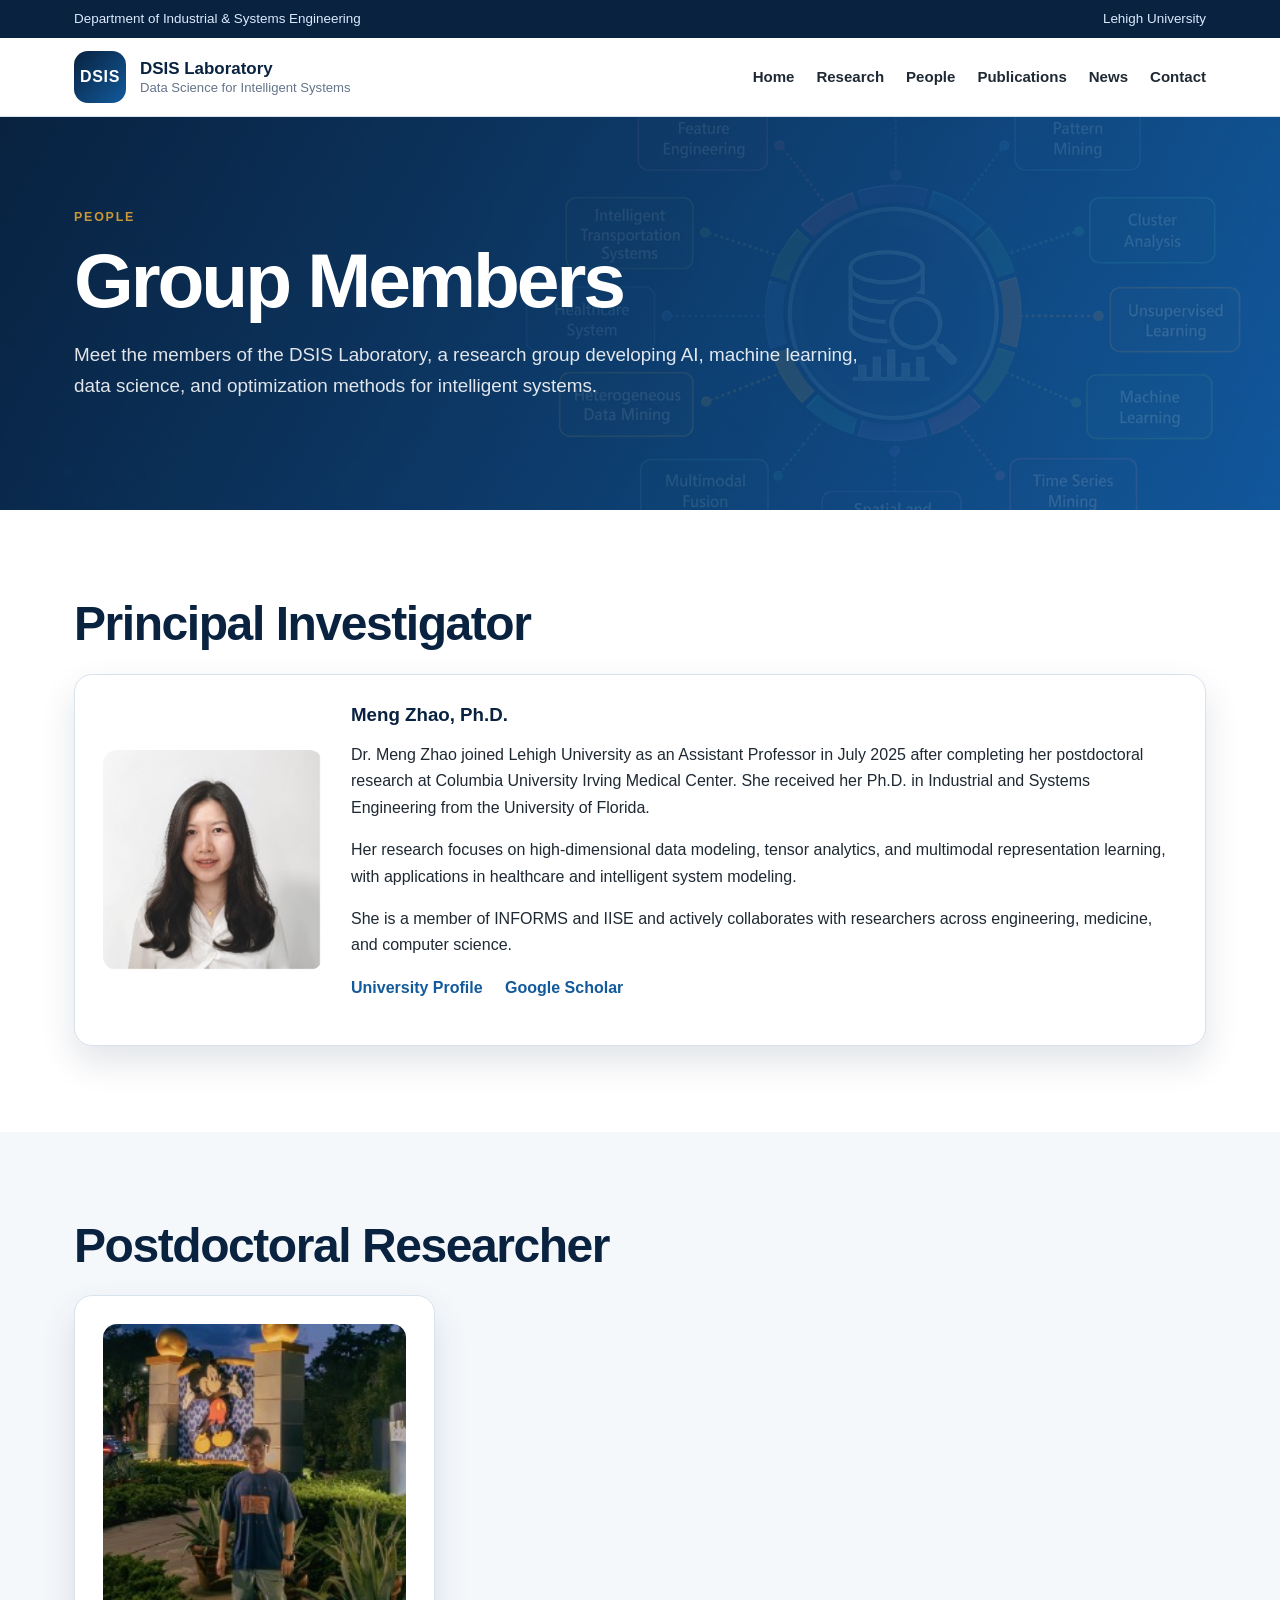
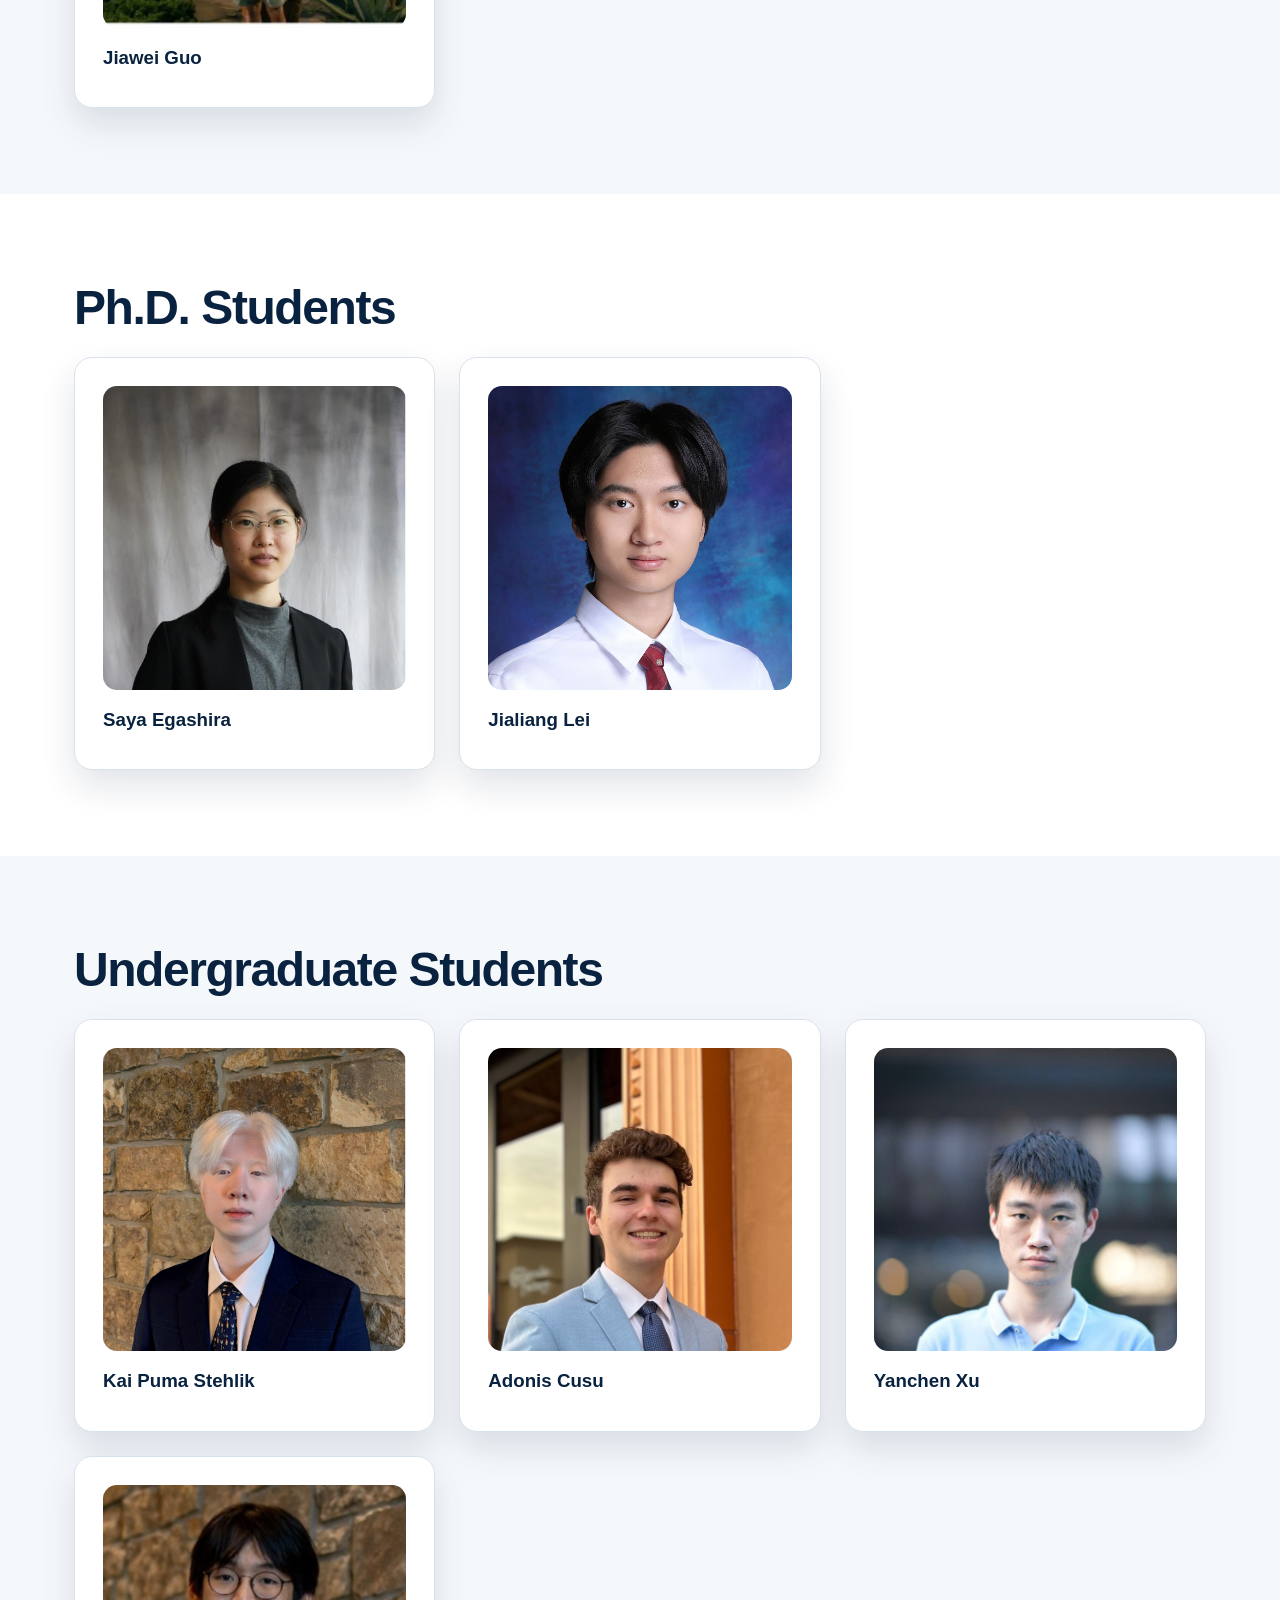
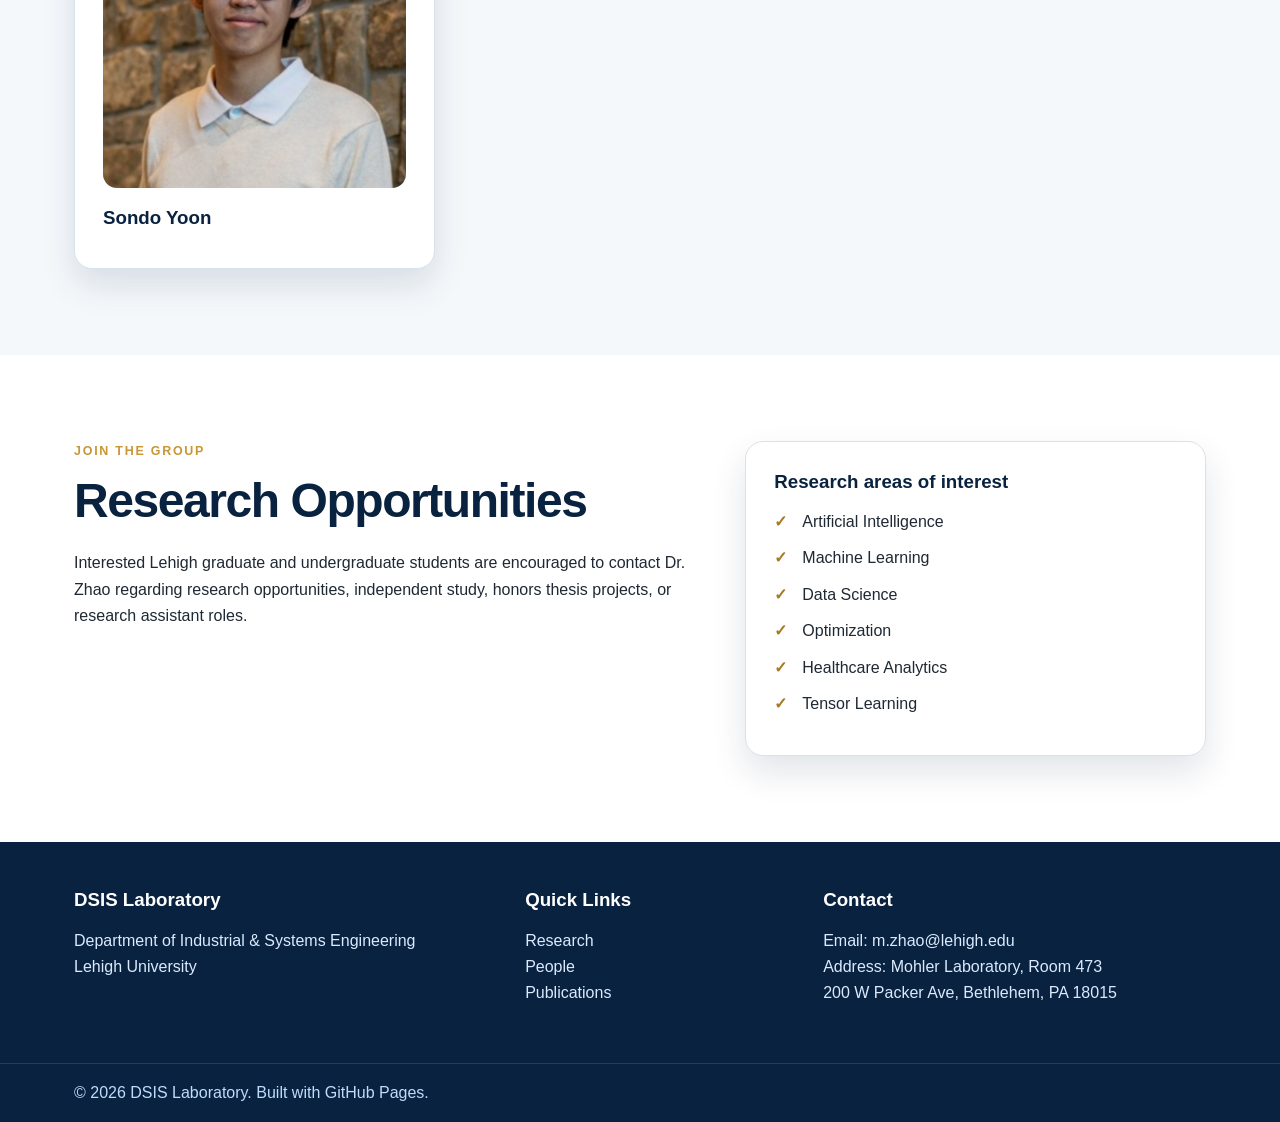
<file: people.html>
<!DOCTYPE html>
<html lang="en">
<head>
  <meta charset="UTF-8">
  <meta name="viewport" content="width=device-width, initial-scale=1.0">
  <title>People | DSIS Laboratory</title>
  <meta name="description" content="People in the Data Science for Intelligent Systems Laboratory at Lehigh University.">
  <link rel="stylesheet" href="assets/css/style.css">
</head>
<body>
<header class="site-header">
  <div class="top-strip">
    <div class="container top-strip-inner">
      <span>Department of Industrial &amp; Systems Engineering</span>
      <span>Lehigh University</span>
    </div>
  </div>

  <nav class="navbar container">
    <a class="brand" href="index.html" aria-label="DSIS Laboratory Home">
      <span class="brand-logo">DSIS</span>
      <span class="brand-text">
        <strong>DSIS Laboratory</strong>
        <small>Data Science for Intelligent Systems</small>
      </span>
    </a>

    <button class="menu-toggle" aria-label="Open navigation menu" aria-expanded="false">
      <span></span>
      <span></span>
      <span></span>
    </button>

    <ul class="nav-links">
      <li><a href="index.html">Home</a></li>
      <li><a href="research.html">Research</a></li>
      <li><a href="people.html">People</a></li>
      <li><a href="publications.html">Publications</a></li>
      <li><a href="news.html">News</a></li>
      <li><a href="contact.html">Contact</a></li>
    </ul>
  </nav>
</header>

<main>
  <section class="page-hero">
    <div class="container">
      <p class="eyebrow">People</p>
      <h1>Group Members</h1>
      <p>
        Meet the members of the DSIS Laboratory, a research group developing AI, machine learning, data science, and optimization methods for intelligent systems.
      </p>
    </div>
  </section>

  <!-- Principal Investigator -->
  <section class="section">
    <div class="container">
      <h2>Principal Investigator</h2>

      <article class="profile-card wide">
        <img src="assets/img/meng-zhao.jpg" alt="Meng Zhao">
        <div>
          <h3>Meng Zhao, Ph.D. </h3>
          <p>
            Dr. Meng Zhao joined Lehigh University as an Assistant Professor in July 2025 after
            completing her postdoctoral research at Columbia University Irving Medical Center.
            She received her Ph.D. in Industrial and Systems Engineering from the University of Florida.
          </p>
          <p>
            Her research focuses on high-dimensional data modeling, tensor analytics, and multimodal representation learning, with applications in healthcare
            and intelligent system modeling.
          </p>
          <p>
            She is a member of INFORMS and IISE and actively collaborates with researchers across engineering, medicine, and computer science.
          </p>
          <p class="pub-links">
            <a href="https://engineering.lehigh.edu/faculty/meng-zhao" target="_blank" rel="noopener">University Profile</a>
            <a href="https://scholar.google.com/citations?user=rdsRdt0AAAAJ&amp;hl=en&amp;oi=ao" target="_blank" rel="noopener">Google Scholar</a>
          </p>
        </div>
      </article>
    </div>
  </section>

  <section class="section section-soft">
    <div class="container">
      <h2>Postdoctoral Researcher</h2>

      <div class="card-grid three">
        <article class="profile-card">
          <img src="assets/img/jiawei-guo.jpg" alt="Jiawei Guo">
          <h3>Jiawei Guo</h3>
        </article>
      </div>
    </div>
  </section>

  <section class="section">
    <div class="container">
      <h2>Ph.D. Students</h2>

      <div class="card-grid three">
        <article class="profile-card">
          <img src="assets/img/saya-egashira.jpg" alt="Saya Egashira">
          <h3>Saya Egashira</h3>
        </article>
        <article class="profile-card">
          <img src="assets/img/jialiang-lei.jpg" alt="Jialiang Lei">
          <h3>Jialiang Lei</h3>
        </article>
      </div>
    </div>
  </section>

  <section class="section section-soft">
    <div class="container">
      <h2>Undergraduate Students</h2>

      <div class="card-grid three">
        <article class="profile-card">
          <img src="assets/img/kai-puma-stehlik.jpg" alt="Kai Puma Stehlik">
          <h3>Kai Puma Stehlik</h3>
        </article>

        <article class="profile-card">
          <img src="assets/img/adonis-cusu.jpg" alt="Adonis Cusu">
          <h3>Adonis Cusu</h3>
        </article>

        <article class="profile-card">
          <img src="assets/img/yanchen-xu.jpg" alt="Yanchen Xu">
          <h3>Yanchen Xu</h3>
        </article>

        <article class="profile-card">
          <img src="assets/img/sondo-yoon.jpg" alt="Sondo Yoon">
          <h3>Sondo Yoon</h3>
        </article>
      </div>
    </div>
  </section>

  <!-- Opportunities -->
  <section class="section">
    <div class="container two-column">
      <div>
        <p class="section-label">Join the Group</p>
        <h2>Research Opportunities</h2>
        <p>
          Interested Lehigh graduate and undergraduate students are encouraged to contact Dr. Zhao regarding
          research opportunities, independent study, honors thesis projects, or research assistant roles.
        </p>
      </div>

      <aside class="notice-card">
        <h3>Research areas of interest</h3>
        <ul class="tick-list">
          <li>Artificial Intelligence</li>
          <li>Machine Learning</li>
          <li>Data Science</li>
          <li>Optimization</li>
          <li>Healthcare Analytics</li>
          <li>Tensor Learning</li>
        </ul>
      </aside>
    </div>
  </section>
</main>

<footer class="site-footer">
  <div class="container footer-grid">
    <div>
      <h3>DSIS Laboratory</h3>
      <p>Department of Industrial &amp; Systems Engineering<br>Lehigh University</p>
    </div>
    <div>
      <h3>Quick Links</h3>
      <p>
        <a href="research.html">Research</a><br>
        <a href="people.html">People</a><br>
        <a href="publications.html">Publications</a>
      </p>
    </div>
    <div>
      <h3>Contact</h3>
      <p>
        Email: <a href="mailto:m.zhao@lehigh.edu">m.zhao@lehigh.edu</a><br>
        Address: Mohler Laboratory, Room 473<br>
        200 W Packer Ave, Bethlehem, PA 18015
      </p>
    </div>
  </div>
  <div class="footer-bottom">
    <div class="container">
      © <span id="year"></span> DSIS Laboratory. Built with GitHub Pages.
    </div>
  </div>
</footer>

<button class="back-to-top" aria-label="Back to top">↑</button>
<script src="assets/js/main.js"></script>
</body>
</html>
</file>
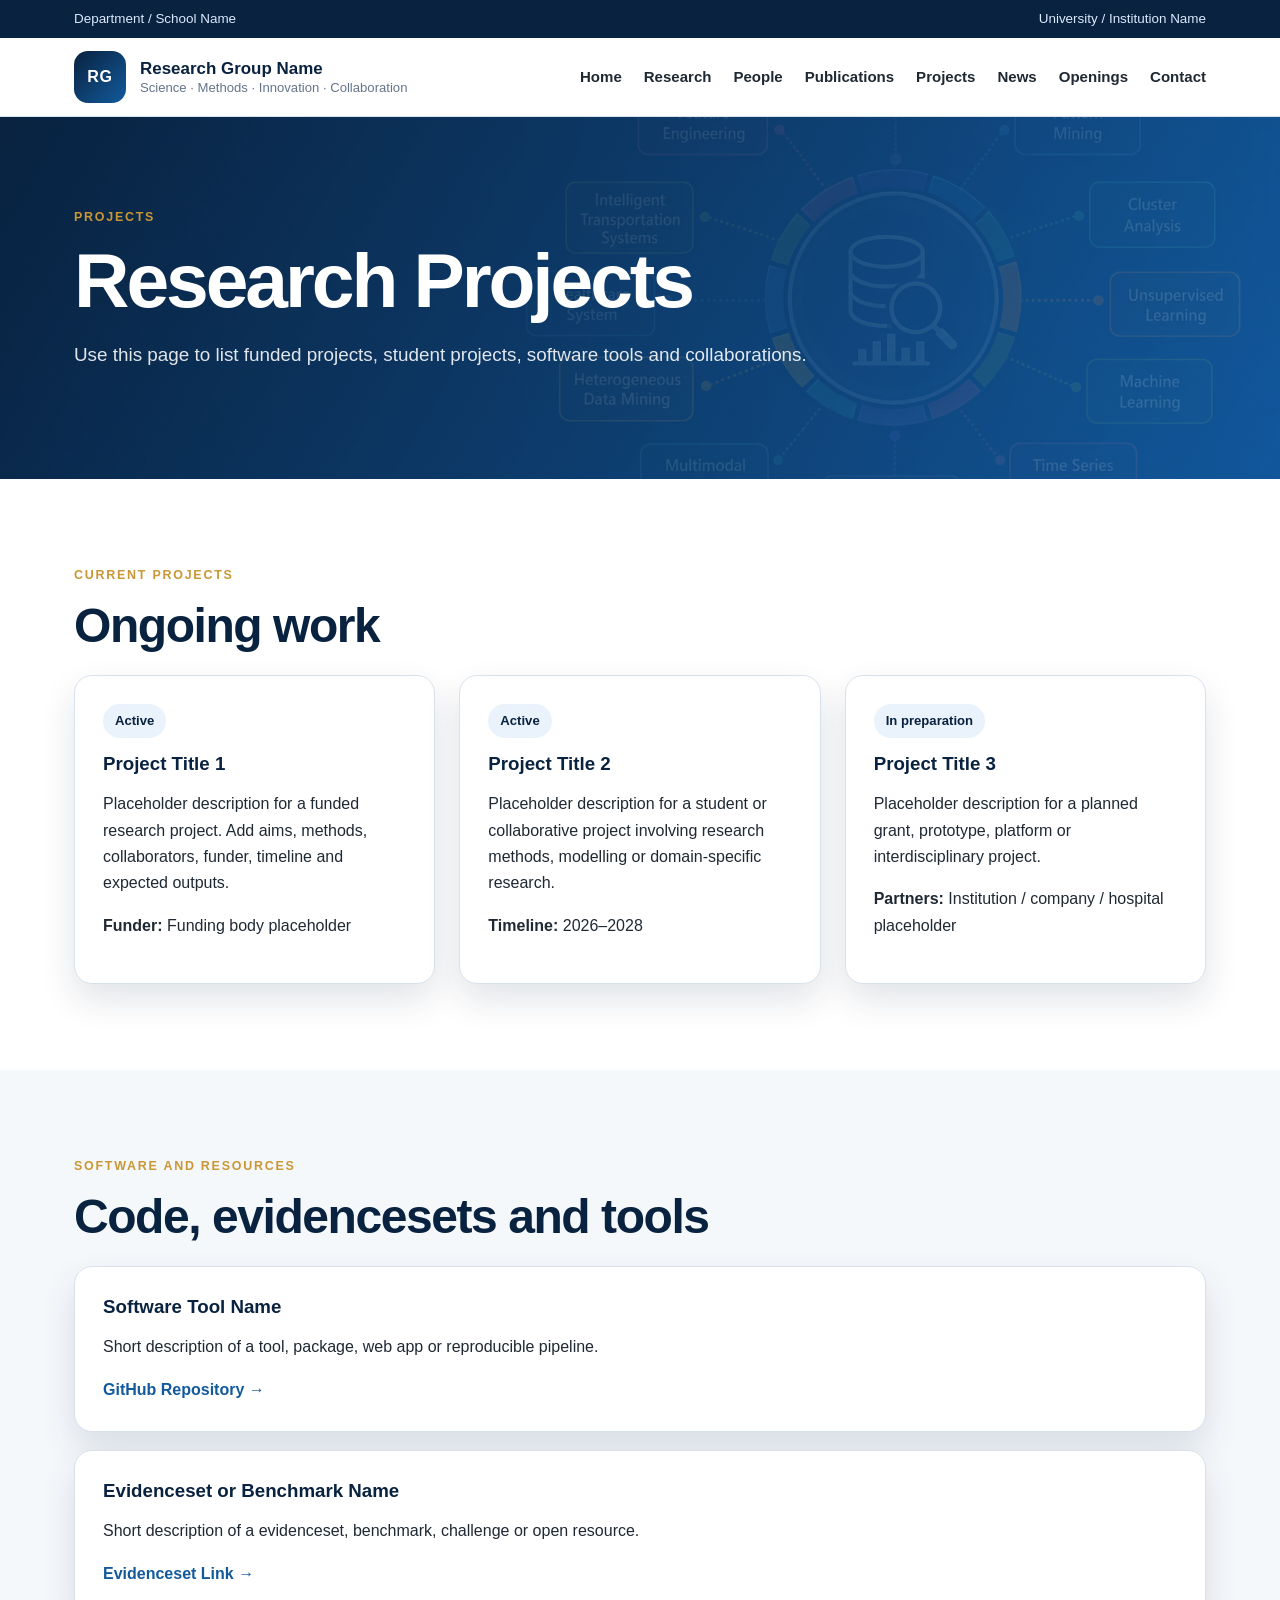
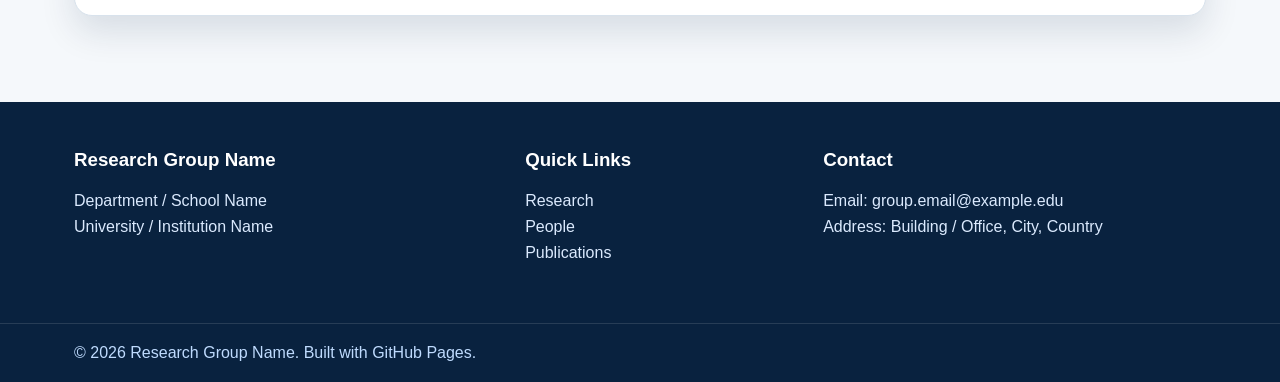
<file: projects.html>
<!DOCTYPE html>
<html lang="en">
<head>
  <meta charset="UTF-8">
  <meta name="viewport" content="width=device-width, initial-scale=1.0">
  <title>Projects | Research Group Name</title>
  <meta name="description" content="Research projects, software and resources.">
  <link rel="stylesheet" href="assets/css/style.css">
</head>
<body>
<header class="site-header">
  <div class="top-strip">
    <div class="container top-strip-inner">
      <span>Department / School Name</span>
      <span>University / Institution Name</span>
    </div>
  </div>

  <nav class="navbar container">
    <a class="brand" href="index.html" aria-label="Research Group Home">
      <span class="brand-logo">RG</span>
      <span class="brand-text">
        <strong>Research Group Name</strong>
        <small>Science · Methods · Innovation · Collaboration</small>
      </span>
    </a>

    <button class="menu-toggle" aria-label="Open navigation menu" aria-expanded="false">
      <span></span>
      <span></span>
      <span></span>
    </button>

    <ul class="nav-links">
      <li><a href="index.html">Home</a></li>
      <li><a href="research.html">Research</a></li>
      <li><a href="people.html">People</a></li>
      <li><a href="publications.html">Publications</a></li>
      <li><a href="projects.html">Projects</a></li>
      <li><a href="news.html">News</a></li>
      <li><a href="openings.html">Openings</a></li>
      <li><a href="contact.html">Contact</a></li>
    </ul>
  </nav>
</header>
<main>

<section class="page-hero">
  <div class="container">
    <p class="eyebrow">Projects</p>
    <h1>Research Projects</h1>
    <p>Use this page to list funded projects, student projects, software tools and collaborations.</p>
  </div>
</section>

<section class="section">
  <div class="container">
    <p class="section-label">Current Projects</p>
    <h2>Ongoing work</h2>

    <div class="card-grid three">
      <article class="project-card">
        <span class="project-status">Active</span>
        <h3>Project Title 1</h3>
        <p>
          Placeholder description for a funded research project. Add aims, methods, collaborators,
          funder, timeline and expected outputs.
        </p>
        <p><strong>Funder:</strong> Funding body placeholder</p>
      </article>

      <article class="project-card">
        <span class="project-status">Active</span>
        <h3>Project Title 2</h3>
        <p>
          Placeholder description for a student or collaborative project involving research methods,
          modelling or domain-specific research.
        </p>
        <p><strong>Timeline:</strong> 2026–2028</p>
      </article>

      <article class="project-card">
        <span class="project-status">In preparation</span>
        <h3>Project Title 3</h3>
        <p>
          Placeholder description for a planned grant, prototype, platform or interdisciplinary project.
        </p>
        <p><strong>Partners:</strong> Institution / company / hospital placeholder</p>
      </article>
    </div>
  </div>
</section>

<section class="section section-soft">
  <div class="container">
    <p class="section-label">Software and Resources</p>
    <h2>Code, evidencesets and tools</h2>
    <div class="resource-list">
      <article>
        <h3>Software Tool Name</h3>
        <p>Short description of a tool, package, web app or reproducible pipeline.</p>
        <a href="#">GitHub Repository →</a>
      </article>
      <article>
        <h3>Evidenceset or Benchmark Name</h3>
        <p>Short description of a evidenceset, benchmark, challenge or open resource.</p>
        <a href="#">Evidenceset Link →</a>
      </article>
    </div>
  </div>
</section>

</main>
<footer class="site-footer">
  <div class="container footer-grid">
    <div>
      <h3>Research Group Name</h3>
      <p>Department / School Name<br>University / Institution Name</p>
    </div>
    <div>
      <h3>Quick Links</h3>
      <p>
        <a href="research.html">Research</a><br>
        <a href="people.html">People</a><br>
        <a href="publications.html">Publications</a>
      </p>
    </div>
    <div>
      <h3>Contact</h3>
      <p>
        Email: <a href="mailto:group.email@example.edu">group.email@example.edu</a><br>
        Address: Building / Office, City, Country
      </p>
    </div>
  </div>
  <div class="footer-bottom">
    <div class="container">
      © <span id="year"></span> Research Group Name. Built with GitHub Pages.
    </div>
  </div>
</footer>

<button class="back-to-top" aria-label="Back to top">↑</button>
<script src="assets/js/main.js"></script>
</body>
</html>
</file>
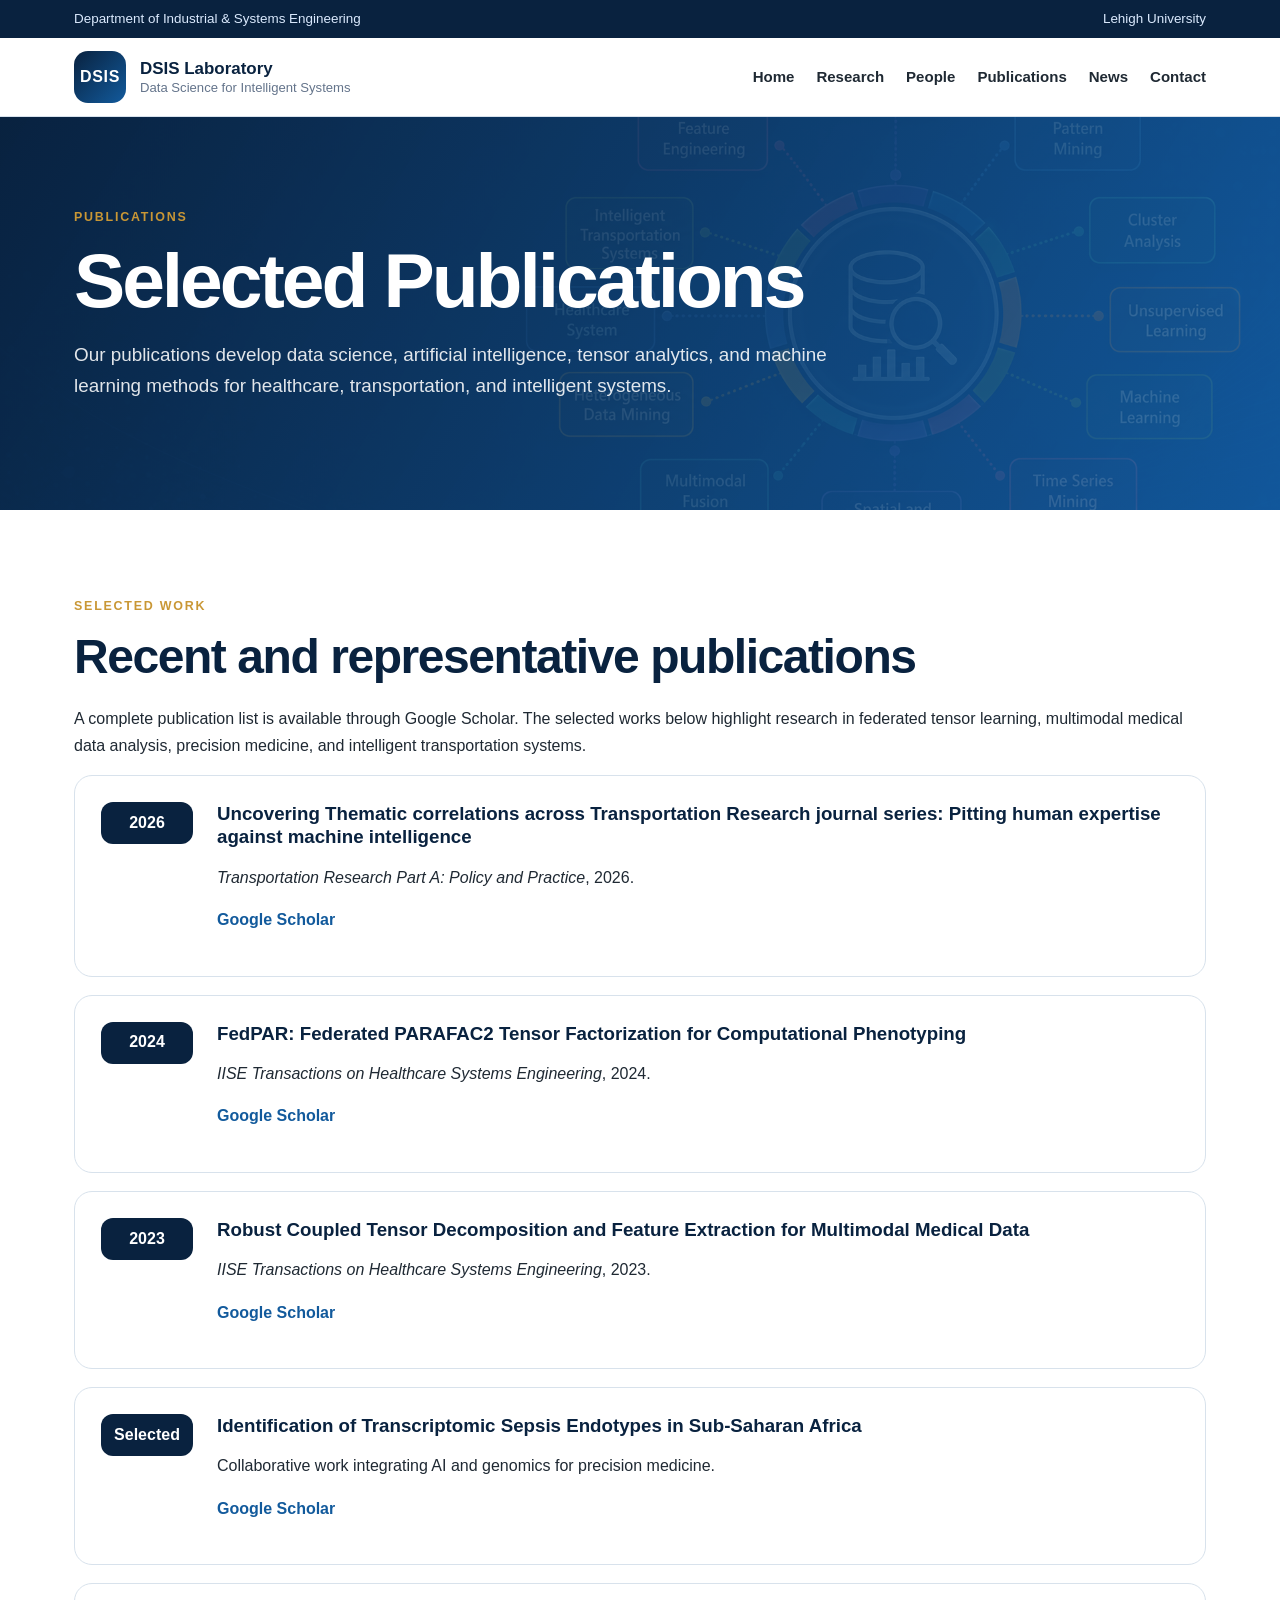
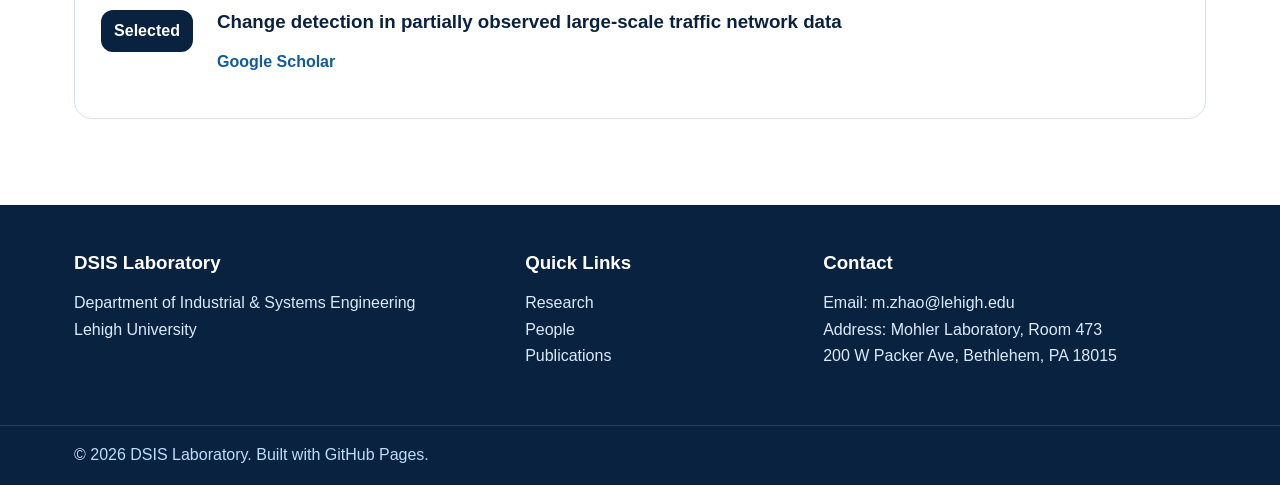
<file: publications.html>
<!DOCTYPE html>
<html lang="en">
<head>
  <meta charset="UTF-8">
  <meta name="viewport" content="width=device-width, initial-scale=1.0">
  <title>Publications | DSIS Laboratory</title>
  <meta name="description" content="Selected publications from the Data Science for Intelligent Systems Laboratory at Lehigh University.">
  <link rel="stylesheet" href="assets/css/style.css">
</head>
<body>
<header class="site-header">
  <div class="top-strip">
    <div class="container top-strip-inner">
      <span>Department of Industrial &amp; Systems Engineering</span>
      <span>Lehigh University</span>
    </div>
  </div>

  <nav class="navbar container">
    <a class="brand" href="index.html" aria-label="DSIS Laboratory Home">
      <span class="brand-logo">DSIS</span>
      <span class="brand-text">
        <strong>DSIS Laboratory</strong>
        <small>Data Science for Intelligent Systems</small>
      </span>
    </a>

    <button class="menu-toggle" aria-label="Open navigation menu" aria-expanded="false">
      <span></span>
      <span></span>
      <span></span>
    </button>

    <ul class="nav-links">
      <li><a href="index.html">Home</a></li>
      <li><a href="research.html">Research</a></li>
      <li><a href="people.html">People</a></li>
      <li><a href="publications.html">Publications</a></li>
      <li><a href="news.html">News</a></li>
      <li><a href="contact.html">Contact</a></li>
    </ul>
  </nav>
</header>

<main>
  <section class="page-hero">
    <div class="container">
      <p class="eyebrow">Publications</p>
      <h1>Selected Publications</h1>
      <p>Our publications develop data science, artificial intelligence, tensor analytics, and machine learning methods for healthcare, transportation, and intelligent systems.</p>
    </div>
  </section>

  <section class="section">
    <div class="container">
      <p class="section-label">Selected Work</p>
      <h2>Recent and representative publications</h2>
      <p>
        A complete publication list is available through Google Scholar. The selected works below highlight research in federated tensor learning, multimodal medical data analysis, precision medicine, and intelligent transportation systems.
      </p>

      <div class="publication-list">
      <article class="publication">
          <span class="pub-year">2026</span>
          <div>
            <h3>Uncovering Thematic correlations across Transportation Research journal series: Pitting human expertise against machine intelligence</h3>
            <p><em>Transportation Research Part A: Policy and Practice</em>, 2026.</p>
            <p class="pub-links">
              <a href="https://scholar.google.com/scholar?q=Uncovering+Thematic+correlations+across+Transportation+Research+journal+series%3A+Pitting+human+expertise+against+machine+intelligence">Google Scholar</a>
            </p>
          </div>
        </article>
        
        <article class="publication">
          <span class="pub-year">2024</span>
          <div>
            <h3>FedPAR: Federated PARAFAC2 Tensor Factorization for Computational Phenotyping</h3>
            <p><em>IISE Transactions on Healthcare Systems Engineering</em>, 2024.</p>
            <p class="pub-links">
              <a href="https://scholar.google.com/scholar?q=FedPAR+Federated+PARAFAC2+Tensor+Factorization+for+Computational+Phenotyping">Google Scholar</a>
            </p>
          </div>
        </article>

        <article class="publication">
          <span class="pub-year">2023</span>
          <div>
            <h3>Robust Coupled Tensor Decomposition and Feature Extraction for Multimodal Medical Data</h3>
            <p><em>IISE Transactions on Healthcare Systems Engineering</em>, 2023.</p>
            <p class="pub-links">
              <a href="https://scholar.google.com/scholar?q=Robust+Coupled+Tensor+Decomposition+and+Feature+Extraction+for+Multimodal+Medical+Data">Google Scholar</a>
            </p>
          </div>
        </article>

        <article class="publication">
          <span class="pub-year">Selected</span>
          <div>
            <h3>Identification of Transcriptomic Sepsis Endotypes in Sub-Saharan Africa</h3>
            <p>Collaborative work integrating AI and genomics for precision medicine.</p>
            <p class="pub-links">
              <a href="https://scholar.google.com/scholar?q=Identification+of+Transcriptomic+Sepsis+Endotypes+in+Sub-Saharan+Africa">Google Scholar</a>
            </p>
          </div>
        </article>

        <article class="publication">
          <span class="pub-year">Selected</span>
          <div>
            <h3>Change detection in partially observed large-scale traffic network data</h3>
            <p class="pub-links">
              <a href="https://scholar.google.com/scholar?q=Change+detection+in+partially+observed+large-scale+traffic+network+data">Google Scholar</a>
            </p>
          </div>
        </article>
      </div>
    </div>
  </section>
</main>

<footer class="site-footer">
  <div class="container footer-grid">
    <div>
      <h3>DSIS Laboratory</h3>
      <p>Department of Industrial &amp; Systems Engineering<br>Lehigh University</p>
    </div>
    <div>
      <h3>Quick Links</h3>
      <p>
        <a href="research.html">Research</a><br>
        <a href="people.html">People</a><br>
        <a href="publications.html">Publications</a>
      </p>
    </div>
    <div>
      <h3>Contact</h3>
      <p>
        Email: <a href="mailto:m.zhao@lehigh.edu">m.zhao@lehigh.edu</a><br>
        Address: Mohler Laboratory, Room 473<br>200 W Packer Ave, Bethlehem, PA 18015
      </p>
    </div>
  </div>
  <div class="footer-bottom">
    <div class="container">
      © <span id="year"></span> DSIS Laboratory. Built with GitHub Pages.
    </div>
  </div>
</footer>

<button class="back-to-top" aria-label="Back to top">↑</button>
<script src="assets/js/main.js"></script>
</body>
</html>
</file>
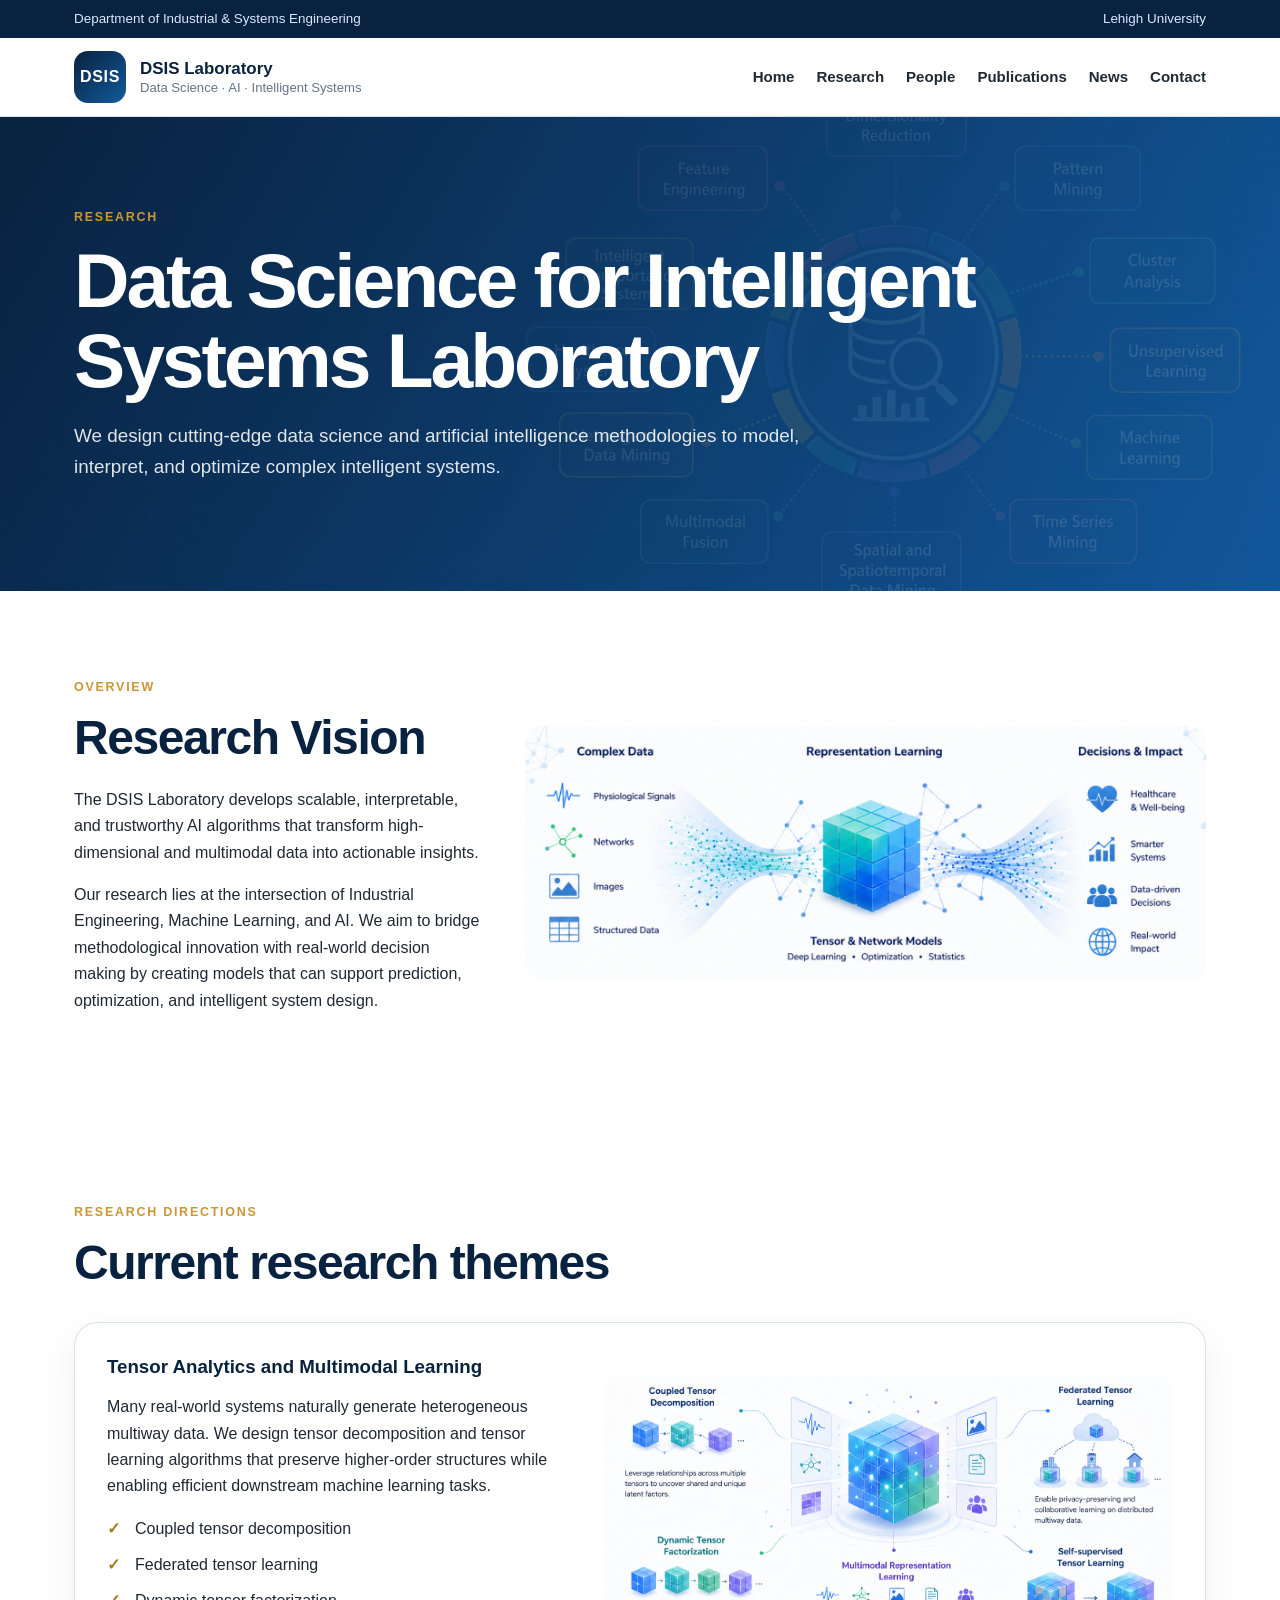
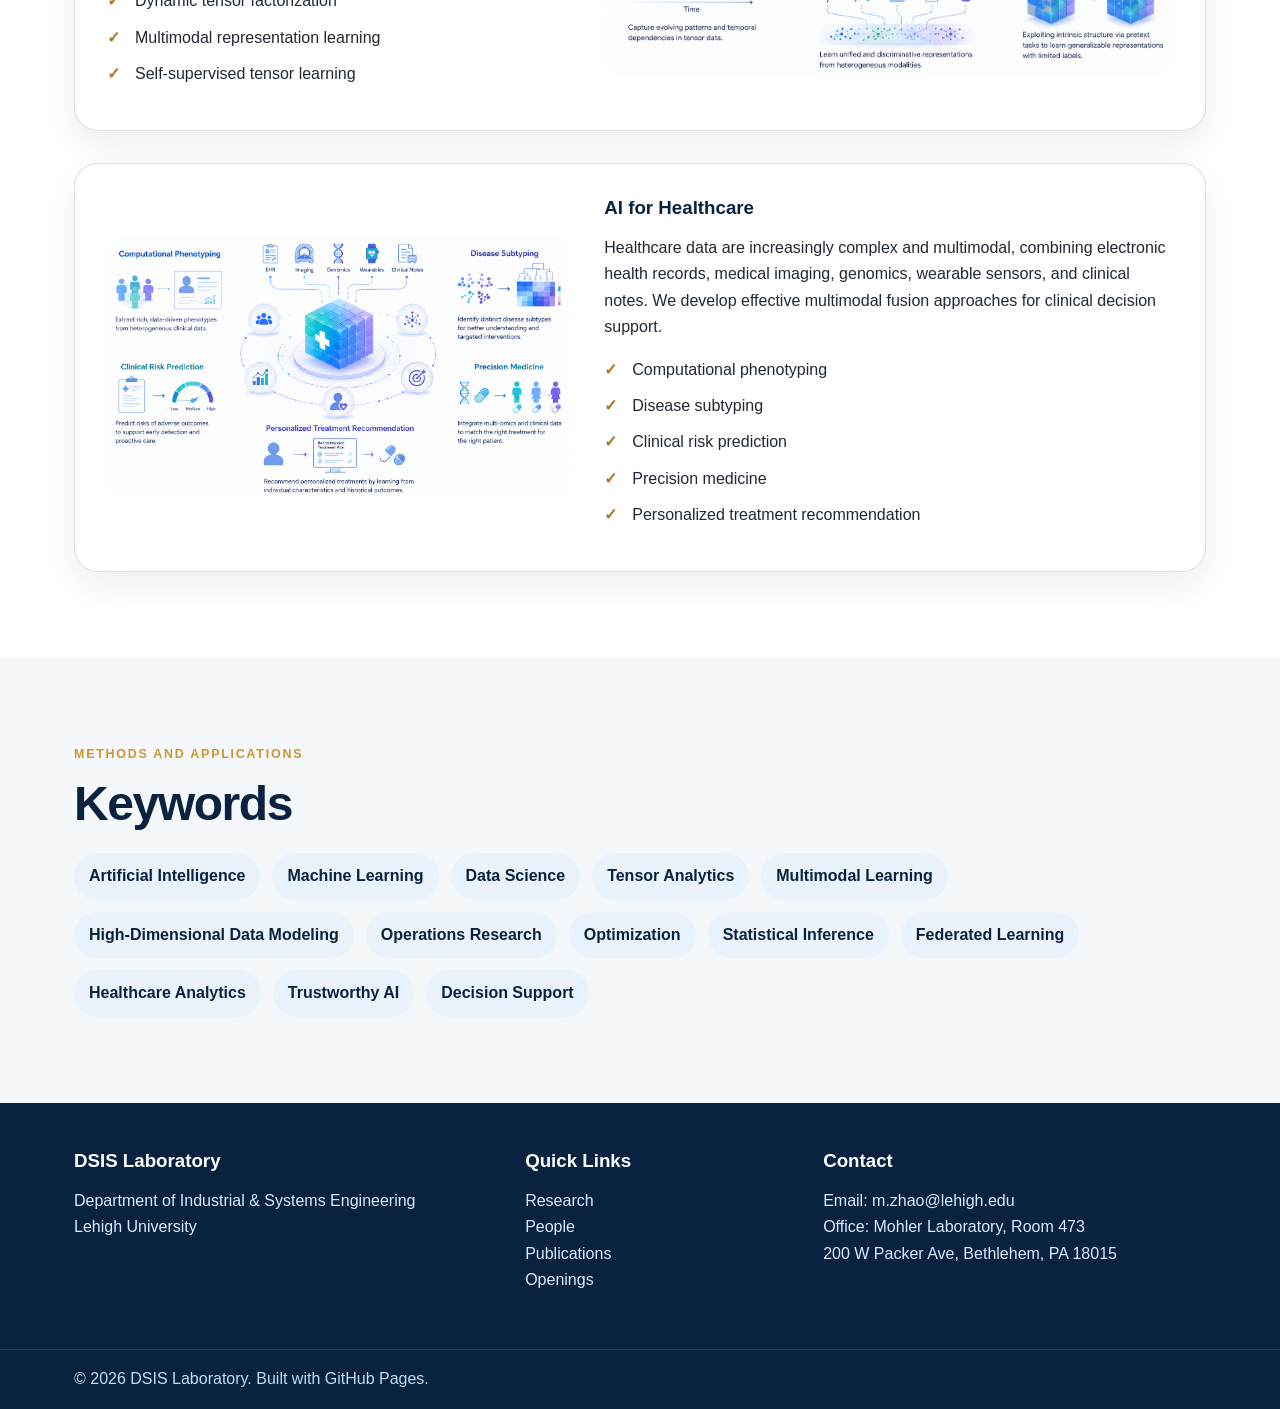
<file: research.html>
<!DOCTYPE html>
<html lang="en">
<head>
  <meta charset="UTF-8">
  <meta name="viewport" content="width=device-width, initial-scale=1.0">
  <title>Research | DSIS Laboratory</title>
  <meta name="description" content="Research directions of the Data Science for Intelligent Systems Laboratory at Lehigh University.">
  <link rel="stylesheet" href="assets/css/style.css">
  <style>
    .research-theme-feature {
      display: grid;
      grid-template-columns: minmax(0, 0.9fr) minmax(360px, 1.1fr);
      gap: 2rem;
      align-items: center;
      margin-top: 2rem;
      padding: 2rem;
      background: #fff;
      border: 1px solid rgba(15, 52, 87, 0.14);
      border-radius: 24px;
      box-shadow: 0 14px 35px rgba(15, 52, 87, 0.08);
    }

    .research-theme-feature h3 {
      margin-top: 0;
    }

    .research-theme-feature img {
      display: block;
      width: 100%;
      height: auto;
      border-radius: 18px;
    }

    .research-theme-feature.image-left img {
      order: -1;
    }

    .research-vision-image {
      overflow: hidden;
      border-radius: 18px;
    }

    .research-vision-image img {
      display: block;
      width: calc(100% + 4px);
      max-width: none;
      height: auto;
      transform: translateX(-4px);
    }

    @media (max-width: 900px) {
      .research-theme-feature {
        grid-template-columns: 1fr;
        padding: 1.25rem;
      }

      .research-theme-feature.image-left img {
        order: initial;
      }
    }
  </style>
</head>
<body>
<header class="site-header">
  <div class="top-strip">
    <div class="container top-strip-inner">
      <span>Department of Industrial &amp; Systems Engineering</span>
      <span>Lehigh University</span>
    </div>
  </div>

  <nav class="navbar container">
    <a class="brand" href="index.html" aria-label="DSIS Laboratory Home">
      <span class="brand-logo">DSIS</span>
      <span class="brand-text">
        <strong>DSIS Laboratory</strong>
        <small>Data Science · AI · Intelligent Systems</small>
      </span>
    </a>

    <button class="menu-toggle" aria-label="Open navigation menu" aria-expanded="false">
      <span></span>
      <span></span>
      <span></span>
    </button>

    <ul class="nav-links">
      <li><a href="index.html">Home</a></li>
      <li><a href="research.html">Research</a></li>
      <li><a href="people.html">People</a></li>
      <li><a href="publications.html">Publications</a></li>
      <li><a href="news.html">News</a></li>
      <li><a href="contact.html">Contact</a></li>
    </ul>
  </nav>
</header>
<main>

<section class="page-hero">
  <div class="container">
    <p class="eyebrow">Research</p>
    <h1>Data Science for Intelligent Systems Laboratory</h1>
    <p>
      We design cutting-edge data science and artificial intelligence methodologies to model, interpret, and optimize complex intelligent systems.
    </p>
  </div>
</section>

<section class="section">
  <div class="container">
    <div class="research-feature">
      <div>
        <p class="section-label">Overview</p>
        <h2>Research Vision</h2>
        <p>
          The DSIS Laboratory develops scalable, interpretable, and trustworthy AI algorithms that transform high-dimensional and
          multimodal data into actionable insights.
        </p>
        <p>
          Our research lies at the intersection of Industrial Engineering,
          Machine Learning, and AI. We aim to bridge methodological
          innovation with real-world decision making by creating models that can support
          prediction, optimization, and intelligent system design.
        </p>
      </div>
      <div class="research-vision-image">
        <img src="assets/img/research-vision.png" alt="DSIS Laboratory research vision">
      </div>
    </div>
  </div>
</section>

<section class="section">
  <div class="container">
    <p class="section-label">Research Directions</p>
    <h2>Current research themes</h2>

    <article class="research-theme-feature">
      <div>
        <h3>Tensor Analytics and Multimodal Learning</h3>
        <p>
          Many real-world systems naturally generate heterogeneous multiway data. We design tensor
          decomposition and tensor learning algorithms that preserve higher-order structures
          while enabling efficient downstream machine learning tasks.
        </p>
        <ul class="tick-list">
          <li>Coupled tensor decomposition</li>
          <li>Federated tensor learning</li>
          <li>Dynamic tensor factorization</li>
          <li>Multimodal representation learning</li>
          <li>Self-supervised tensor learning</li>
        </ul>
      </div>
      <img src="assets/img/tensor-multimodel.png" alt="Tensor analytics and multimodal learning research diagram" loading="lazy">
    </article>

    <article class="research-theme-feature image-left">
      <div>
        <h3>AI for Healthcare</h3>
        <p>
          Healthcare data are increasingly complex and multimodal, combining electronic health records,
          medical imaging, genomics, wearable sensors, and clinical notes. We develop effective multimodal fusion approaches for clinical decision support. 
        </p>
        <ul class="tick-list">
          <li>Computational phenotyping</li>
          <li>Disease subtyping</li>
          <li>Clinical risk prediction</li>
          <li>Precision medicine</li>
          <li>Personalized treatment recommendation</li>
        </ul>
      </div>
      <img src="assets/img/ai-healthcare.png" alt="AI for healthcare research diagram" loading="lazy">
    </article>
  </div>
</section>

<section class="section section-soft">
  <div class="container">
    <p class="section-label">Methods and Applications</p>
    <h2>Keywords</h2>
    <div class="tag-cloud">
      <span>Artificial Intelligence</span>
      <span>Machine Learning</span>
      <span>Data Science</span>
      <span>Tensor Analytics</span>
      <span>Multimodal Learning</span>
      <span>High-Dimensional Data Modeling</span>
      <span>Operations Research</span>
      <span>Optimization</span>
      <span>Statistical Inference</span>
      <span>Federated Learning</span>
      <span>Healthcare Analytics</span>
      <span>Trustworthy AI</span>
      <span>Decision Support</span>
    </div>
  </div>
</section>

</main>
<footer class="site-footer">
  <div class="container footer-grid">
    <div>
      <h3>DSIS Laboratory</h3>
      <p>Department of Industrial &amp; Systems Engineering<br>Lehigh University</p>
    </div>
    <div>
      <h3>Quick Links</h3>
      <p>
        <a href="research.html">Research</a><br>
        <a href="people.html">People</a><br>
        <a href="publications.html">Publications</a><br>
        <a href="openings.html">Openings</a>
      </p>
    </div>
    <div>
      <h3>Contact</h3>
      <p>
        Email: <a href="mailto:m.zhao@lehigh.edu">m.zhao@lehigh.edu</a><br>
        Office: Mohler Laboratory, Room 473<br>
        200 W Packer Ave, Bethlehem, PA 18015
      </p>
    </div>
  </div>
  <div class="footer-bottom">
    <div class="container">
      © <span id="year"></span> DSIS Laboratory. Built with GitHub Pages.
    </div>
  </div>
</footer>

<button class="back-to-top" aria-label="Back to top">↑</button>
<script src="assets/js/main.js"></script>
</body>
</html>
</file>
<file: assets/css/style.css>
:root {
  --navy: #09223f;
  --blue: #125a9c;
  --sky: #eaf3fb;
  --gold: #c99735;
  --gold-dark: #a77a20;
  --text: #1f2933;
  --muted: #64748b;
  --border: #d8e2ec;
  --soft: #f5f8fb;
  --white: #ffffff;
  --shadow: 0 16px 35px rgba(9, 34, 63, 0.12);
  --radius: 18px;
  --container: 1180px;
}

* {
  box-sizing: border-box;
}

html {
  scroll-behavior: smooth;
}

body {
  margin: 0;
  color: var(--text);
  background: var(--white);
  font-family: Arial, Helvetica, sans-serif;
  line-height: 1.65;
}

img {
  max-width: 100%;
  display: block;
}

a {
  color: var(--blue);
  text-decoration: none;
}

a:hover {
  color: var(--gold-dark);
}

.container {
  max-width: var(--container);
  margin: 0 auto;
  padding: 0 24px;
}

/* Header */
.site-header {
  position: sticky;
  top: 0;
  z-index: 1000;
  background: rgba(255, 255, 255, 0.97);
  border-bottom: 1px solid var(--border);
  backdrop-filter: blur(10px);
}

.top-strip {
  background: var(--navy);
  color: #dbeafe;
  font-size: 0.84rem;
}

.top-strip-inner {
  display: flex;
  justify-content: space-between;
  gap: 16px;
  padding-top: 8px;
  padding-bottom: 8px;
}

.navbar {
  min-height: 78px;
  display: flex;
  align-items: center;
  justify-content: space-between;
}

.brand {
  display: flex;
  align-items: center;
  gap: 14px;
  color: var(--navy);
}

.brand-logo {
  width: 52px;
  height: 52px;
  border-radius: 14px;
  display: inline-flex;
  align-items: center;
  justify-content: center;
  color: var(--white);
  background: linear-gradient(135deg, var(--navy), var(--blue));
  font-weight: 800;
  letter-spacing: 0.04em;
}

.brand-text {
  display: flex;
  flex-direction: column;
  line-height: 1.25;
}

.brand-text strong {
  font-size: 1.06rem;
}

.brand-text small {
  color: var(--muted);
  font-size: 0.82rem;
}

.nav-links {
  display: flex;
  align-items: center;
  gap: 22px;
  list-style: none;
  margin: 0;
  padding: 0;
}

.nav-links a {
  color: var(--text);
  font-size: 0.94rem;
  font-weight: 700;
}

.nav-links a:hover {
  color: var(--blue);
}

.menu-toggle {
  display: none;
  border: 0;
  background: transparent;
  padding: 8px;
  cursor: pointer;
}

.menu-toggle span {
  display: block;
  width: 28px;
  height: 3px;
  margin: 5px 0;
  border-radius: 999px;
  background: var(--navy);
}

/* Hero */
/* .hero {
  background:
    radial-gradient(circle at 15% 20%, rgba(255, 255, 255, 0.2), transparent 28%),
    linear-gradient(125deg, var(--navy), #0f4d78 55%, var(--blue));
  color: var(--white);
}
*/

.hero {
  background:
    linear-gradient(
      125deg,
      rgba(9, 34, 63, 0.94),
      rgba(15, 77, 120, 0.84) 55%,
      rgba(18, 90, 156, 0.82)
    ),
    url("../img/background-image.png") center / cover no-repeat;
  color: var(--white);
}

.hero-grid {
  min-height: 650px;
  display: grid;
  grid-template-columns: 1.15fr 0.85fr;
  gap: 48px;
  align-items: center;
  padding-top: 76px;
  padding-bottom: 76px;
}

.eyebrow,
.section-label {
  margin: 0 0 12px;
  color: var(--gold);
  font-size: 0.78rem;
  font-weight: 800;
  letter-spacing: 0.14em;
  text-transform: uppercase;
}

.hero h1,
.page-hero h1 {
  margin: 0;
  font-size: clamp(2.5rem, 6vw, 5rem);
  line-height: 1.05;
  letter-spacing: -0.04em;
}

.hero-subtitle {
  max-width: 760px;
  margin: 24px 0 34px;
  color: rgba(255, 255, 255, 0.88);
  font-size: 1.23rem;
}

.hero-buttons {
  display: flex;
  flex-wrap: wrap;
  gap: 14px;
}

.hero-card {
  padding: 28px;
  border: 1px solid rgba(255, 255, 255, 0.22);
  border-radius: var(--radius);
  background: rgba(255, 255, 255, 0.12);
  box-shadow: 0 24px 55px rgba(0, 0, 0, 0.22);
}

.hero-card img {
  width: 100%;
  margin-bottom: 20px;
  border-radius: 14px;
}

.hero-card h2 {
  color: var(--white);
  font-size: 1.45rem;
  margin-bottom: 10px;
}

.hero-card p {
  color: rgba(255, 255, 255, 0.88);
}

/* Page hero */
.page-hero {
  padding: 90px 0;
  color: var(--white);
  background:
    linear-gradient(120deg, rgba(9, 34, 63, 0.94), rgba(18, 90, 156, 0.84)),
    url("../img/background-image.png");
  background-size: cover;
  background-position: center;
}

.page-hero p:last-child {
  max-width: 800px;
  color: rgba(255, 255, 255, 0.88);
  font-size: 1.18rem;
}

/* Sections */
.section {
  padding: 86px 0;
}

.section-soft {
  background: var(--soft);
}

h2 {
  margin: 0 0 22px;
  color: var(--navy);
  font-size: clamp(2rem, 4vw, 3rem);
  line-height: 1.15;
  letter-spacing: -0.03em;
}

h3 {
  color: var(--navy);
  line-height: 1.25;
  margin: 0 0 10px;
}

.section-intro {
  max-width: 760px;
  margin-bottom: 34px;
  color: var(--muted);
}

.two-column {
  display: grid;
  grid-template-columns: 1.15fr 0.85fr;
  gap: 48px;
  align-items: start;
}

.card-grid {
  display: grid;
  gap: 24px;
}

.card-grid.four {
  grid-template-columns: repeat(4, 1fr);
}

.card-grid.three {
  grid-template-columns: repeat(3, 1fr);
}

.card-grid.two {
  grid-template-columns: repeat(2, 1fr);
}

.theme-card,
.detail-card,
.profile-card,
.project-card,
.opening-card,
.notice-card,
.contact-form,
.link-card,
.news-list article,
.resource-list article {
  background: var(--white);
  border: 1px solid var(--border);
  border-radius: var(--radius);
  box-shadow: var(--shadow);
}

.theme-card,
.detail-card,
.profile-card,
.project-card,
.opening-card,
.notice-card,
.contact-form,
.news-list article,
.resource-list article {
  padding: 28px;
}

.theme-card {
  transition: transform 0.18s ease, box-shadow 0.18s ease;
}

.theme-card:hover {
  transform: translateY(-5px);
  box-shadow: 0 24px 48px rgba(9, 34, 63, 0.16);
}

.theme-number {
  width: 52px;
  height: 52px;
  margin-bottom: 18px;
  display: inline-flex;
  align-items: center;
  justify-content: center;
  color: var(--blue);
  background: var(--sky);
  border-radius: 14px;
  font-weight: 900;
}

.tick-list {
  list-style: none;
  padding: 0;
  margin: 16px 0 0;
}

.tick-list li {
  position: relative;
  padding-left: 28px;
  margin-bottom: 10px;
}

.tick-list li::before {
  content: "✓";
  position: absolute;
  left: 0;
  top: 0;
  color: var(--gold-dark);
  font-weight: 900;
}

.text-link {
  font-weight: 800;
}

.button {
  display: inline-flex;
  align-items: center;
  justify-content: center;
  min-height: 46px;
  padding: 11px 22px;
  border: 2px solid transparent;
  border-radius: 999px;
  font-weight: 800;
  cursor: pointer;
}

.button.primary {
  color: var(--white);
  background: var(--gold);
}

.button.primary:hover {
  color: var(--white);
  background: var(--gold-dark);
}

.button.secondary {
  color: var(--white);
  border-color: rgba(255, 255, 255, 0.8);
}

.button.secondary:hover {
  color: var(--navy);
  background: var(--white);
}

.button.small {
  margin-top: 24px;
}

/* Home people */
.mini-people {
  display: grid;
  gap: 18px;
}

.mini-person {
  display: flex;
  gap: 18px;
  align-items: center;
  padding: 20px;
  border: 1px solid var(--border);
  border-radius: var(--radius);
  background: var(--white);
  box-shadow: var(--shadow);
}

.mini-person img {
  width: 76px;
  height: 76px;
}

.mini-person p {
  margin: 0;
  color: var(--muted);
}

/* Research page */
.research-feature {
  display: grid;
  grid-template-columns: 0.75fr 1.25fr;
  gap: 42px;
  align-items: center;
}

.research-feature img {
  border-radius: var(--radius);
  box-shadow: var(--shadow);
}

.tag-cloud {
  display: flex;
  flex-wrap: wrap;
  gap: 12px;
}

.tag-cloud span {
  padding: 10px 15px;
  border-radius: 999px;
  color: var(--navy);
  background: var(--sky);
  font-weight: 700;
}

/* People */
.profile-card img {
  width: 100%;
  aspect-ratio: 1 / 1;
  object-fit: cover;
  object-position: center 20%;
  margin-bottom: 18px;
  border-radius: 14px;
}

.profile-card.wide {
  display: grid;
  grid-template-columns: 220px 1fr;
  gap: 28px;
  align-items: center;
}

.profile-card.wide img {
  width: 220px;
  height: 220px;
  aspect-ratio: 1 / 1;
  object-fit: cover;
  object-position: center 20%;
  margin-bottom: 0;
  border-radius: 14px;
}

.role {
  color: var(--blue);
  font-weight: 800;
}

/* Publications */
.publication-list {
  display: grid;
  gap: 18px;
}

.publication {
  display: grid;
  grid-template-columns: 92px 1fr;
  gap: 24px;
  padding: 26px;
  background: var(--white);
  border: 1px solid var(--border);
  border-radius: var(--radius);
}

.pub-year {
  height: 42px;
  display: inline-flex;
  align-items: center;
  justify-content: center;
  color: var(--white);
  background: var(--navy);
  border-radius: 12px;
  font-weight: 900;
}

.pub-links a {
  margin-right: 18px;
  font-weight: 800;
}

.link-card {
  padding: 26px;
  display: grid;
  gap: 12px;
}

.link-card.horizontal {
  display: flex;
  flex-wrap: wrap;
  margin-top: 22px;
}

.link-card a {
  font-weight: 800;
}

/* Projects */
.project-status {
  display: inline-flex;
  margin-bottom: 14px;
  padding: 6px 12px;
  border-radius: 999px;
  color: var(--navy);
  background: var(--sky);
  font-size: 0.82rem;
  font-weight: 900;
}

.resource-list {
  display: grid;
  gap: 18px;
}

.resource-list article a {
  font-weight: 800;
}

/* News */
.news-list {
  display: grid;
  gap: 18px;
}

.news-list.compact {
  grid-template-columns: repeat(3, 1fr);
}

.news-list span,
.timeline-date {
  color: var(--gold-dark);
  font-weight: 900;
}

.timeline {
  position: relative;
  display: grid;
  gap: 26px;
}

.timeline article {
  position: relative;
  padding: 28px 28px 28px 34px;
  border-left: 5px solid var(--gold);
  border-radius: var(--radius);
  background: var(--white);
  box-shadow: var(--shadow);
}

/* Contact */
.contact-form label {
  display: block;
  margin-bottom: 16px;
  color: var(--navy);
  font-weight: 800;
}

.contact-form input,
.contact-form textarea {
  width: 100%;
  margin-top: 6px;
  padding: 13px 14px;
  border: 1px solid var(--border);
  border-radius: 12px;
  font: inherit;
}

.contact-form input:focus,
.contact-form textarea:focus {
  outline: 3px solid rgba(18, 90, 156, 0.16);
  border-color: var(--blue);
}

.form-note {
  color: var(--muted);
  font-size: 0.95rem;
}

.map-placeholder {
  min-height: 260px;
  display: grid;
  place-items: center;
  padding: 30px;
  border: 2px dashed var(--border);
  border-radius: var(--radius);
  background: var(--white);
  color: var(--muted);
  text-align: center;
}

/* Table */
.table-wrap {
  overflow-x: auto;
  border: 1px solid var(--border);
  border-radius: var(--radius);
}

table {
  width: 100%;
  border-collapse: collapse;
  background: var(--white);
}

th,
td {
  padding: 16px;
  border-bottom: 1px solid var(--border);
  text-align: left;
}

th {
  color: var(--navy);
  background: var(--sky);
}

/* Footer */
.site-footer {
  color: #dbeafe;
  background: var(--navy);
}

.footer-grid {
  display: grid;
  grid-template-columns: 1.1fr 0.7fr 1fr;
  gap: 30px;
  padding-top: 46px;
  padding-bottom: 40px;
}

.site-footer h3 {
  color: var(--white);
}

.site-footer a {
  color: #dbeafe;
}

.site-footer a:hover {
  color: var(--gold);
}

.footer-bottom {
  padding: 16px 0;
  border-top: 1px solid rgba(255, 255, 255, 0.12);
  color: #bfdbfe;
}

/* Back to top */
.back-to-top {
  position: fixed;
  right: 22px;
  bottom: 22px;
  width: 46px;
  height: 46px;
  display: none;
  border: 0;
  border-radius: 50%;
  color: var(--white);
  background: var(--navy);
  box-shadow: var(--shadow);
  font-size: 1.3rem;
  cursor: pointer;
}

.back-to-top.show {
  display: block;
}

/* Responsive */
@media (max-width: 1060px) {
  .hero-grid,
  .two-column,
  .research-feature {
    grid-template-columns: 1fr;
  }

  .card-grid.four,
  .card-grid.three,
  .news-list.compact {
    grid-template-columns: repeat(2, 1fr);
  }

  .footer-grid {
    grid-template-columns: 1fr;
  }
}

@media (max-width: 820px) {
  .top-strip-inner {
    flex-direction: column;
    gap: 4px;
  }

  .menu-toggle {
    display: block;
  }

  .nav-links {
    position: absolute;
    top: 114px;
    left: 0;
    right: 0;
    display: none;
    flex-direction: column;
    align-items: stretch;
    gap: 0;
    padding: 10px 24px 18px;
    background: var(--white);
    border-bottom: 1px solid var(--border);
  }

  .nav-links.open {
    display: flex;
  }

  .nav-links a {
    display: block;
    padding: 12px 0;
  }

  .brand-text small {
    display: none;
  }

  .hero-grid {
    min-height: auto;
    padding-top: 58px;
    padding-bottom: 58px;
  }

  .section {
    padding: 62px 0;
  }

  .card-grid.four,
  .card-grid.three,
  .card-grid.two,
  .news-list.compact {
    grid-template-columns: 1fr;
  }

  .profile-card.wide,
  .publication {
    grid-template-columns: 1fr;
  }

  .profile-card.wide img {
    width: 120px;
    height: 120px;
  }
}

/* Keep homepage People preview in two columns */
@media (min-width: 821px) {
  .two-column.home-people-layout {
    grid-template-columns: 1.15fr 0.85fr;
    align-items: start;
  }
}

/* Crop real member photos correctly on the homepage */
.home-people-layout .mini-person img {
  width: 76px;
  height: 76px;
  flex: 0 0 76px;
  object-fit: cover;
  object-position: center 20%;
  border-radius: 50%;
}
</file>
